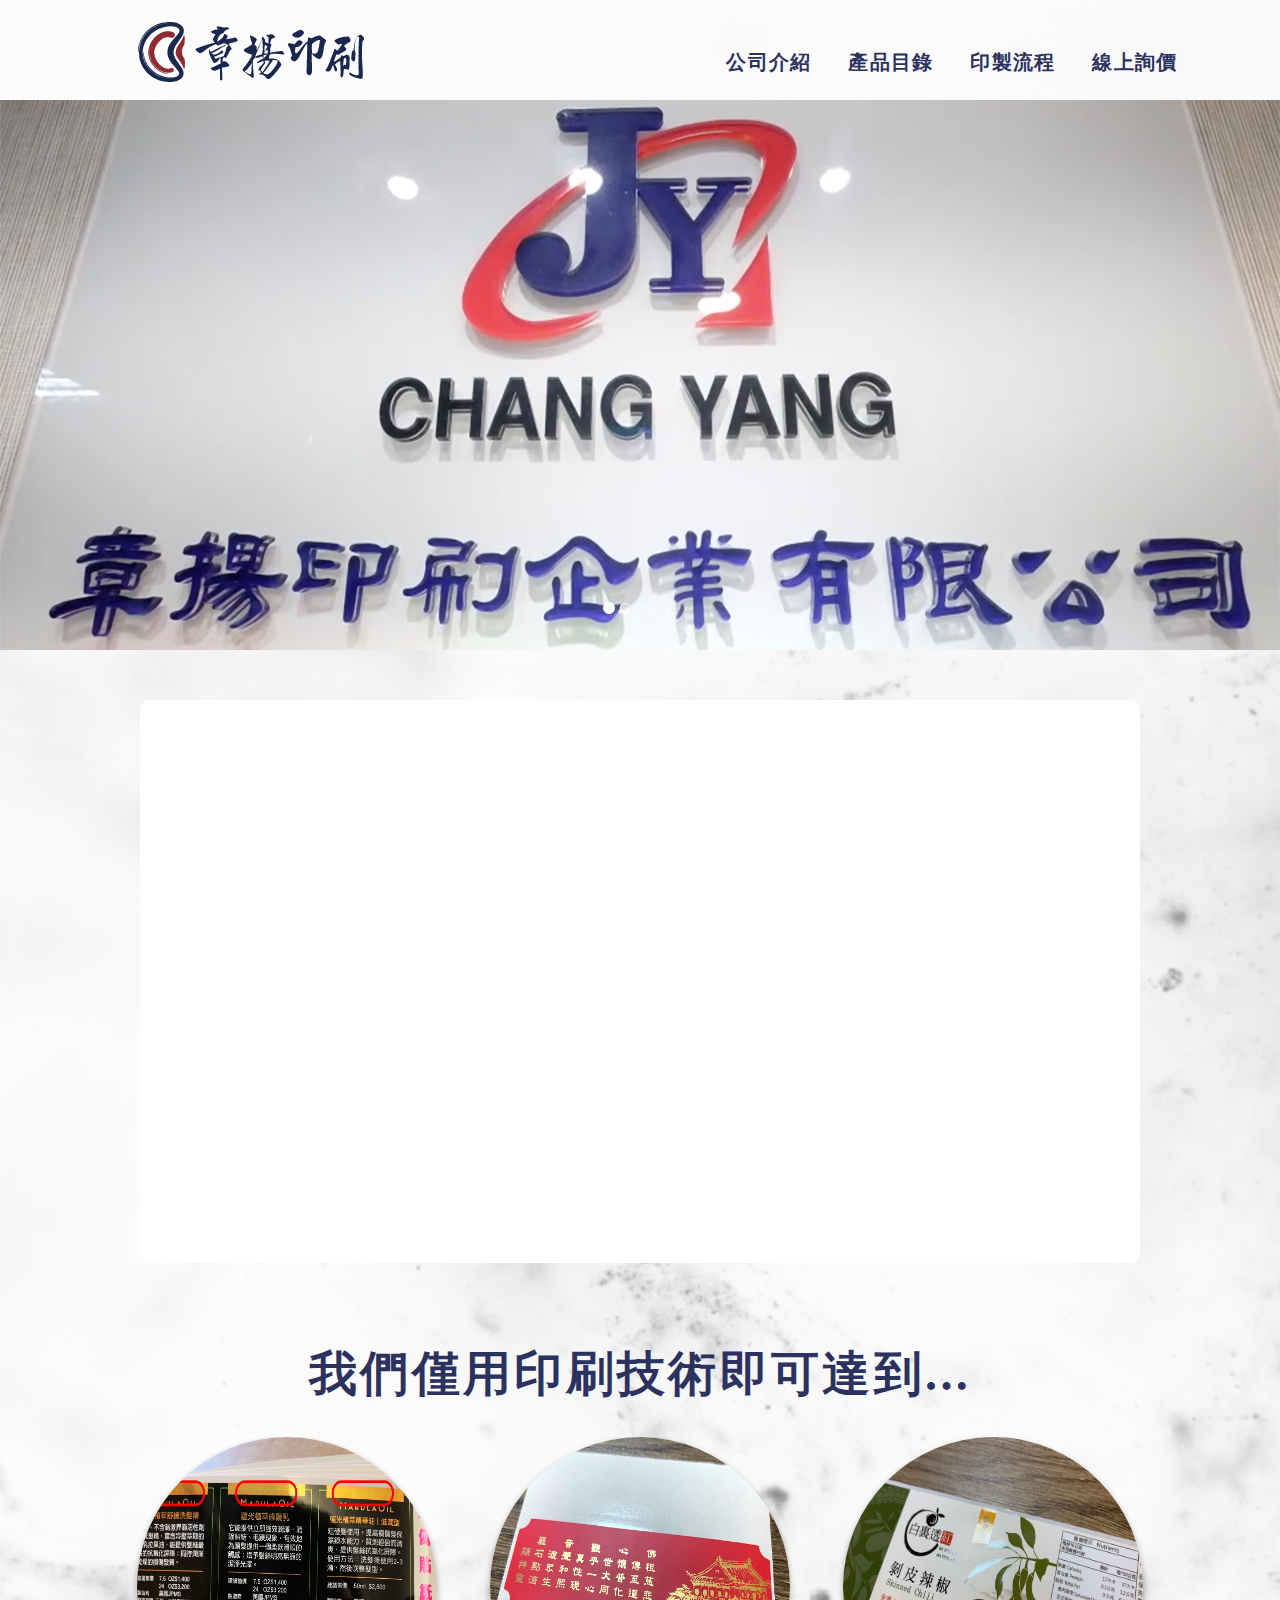
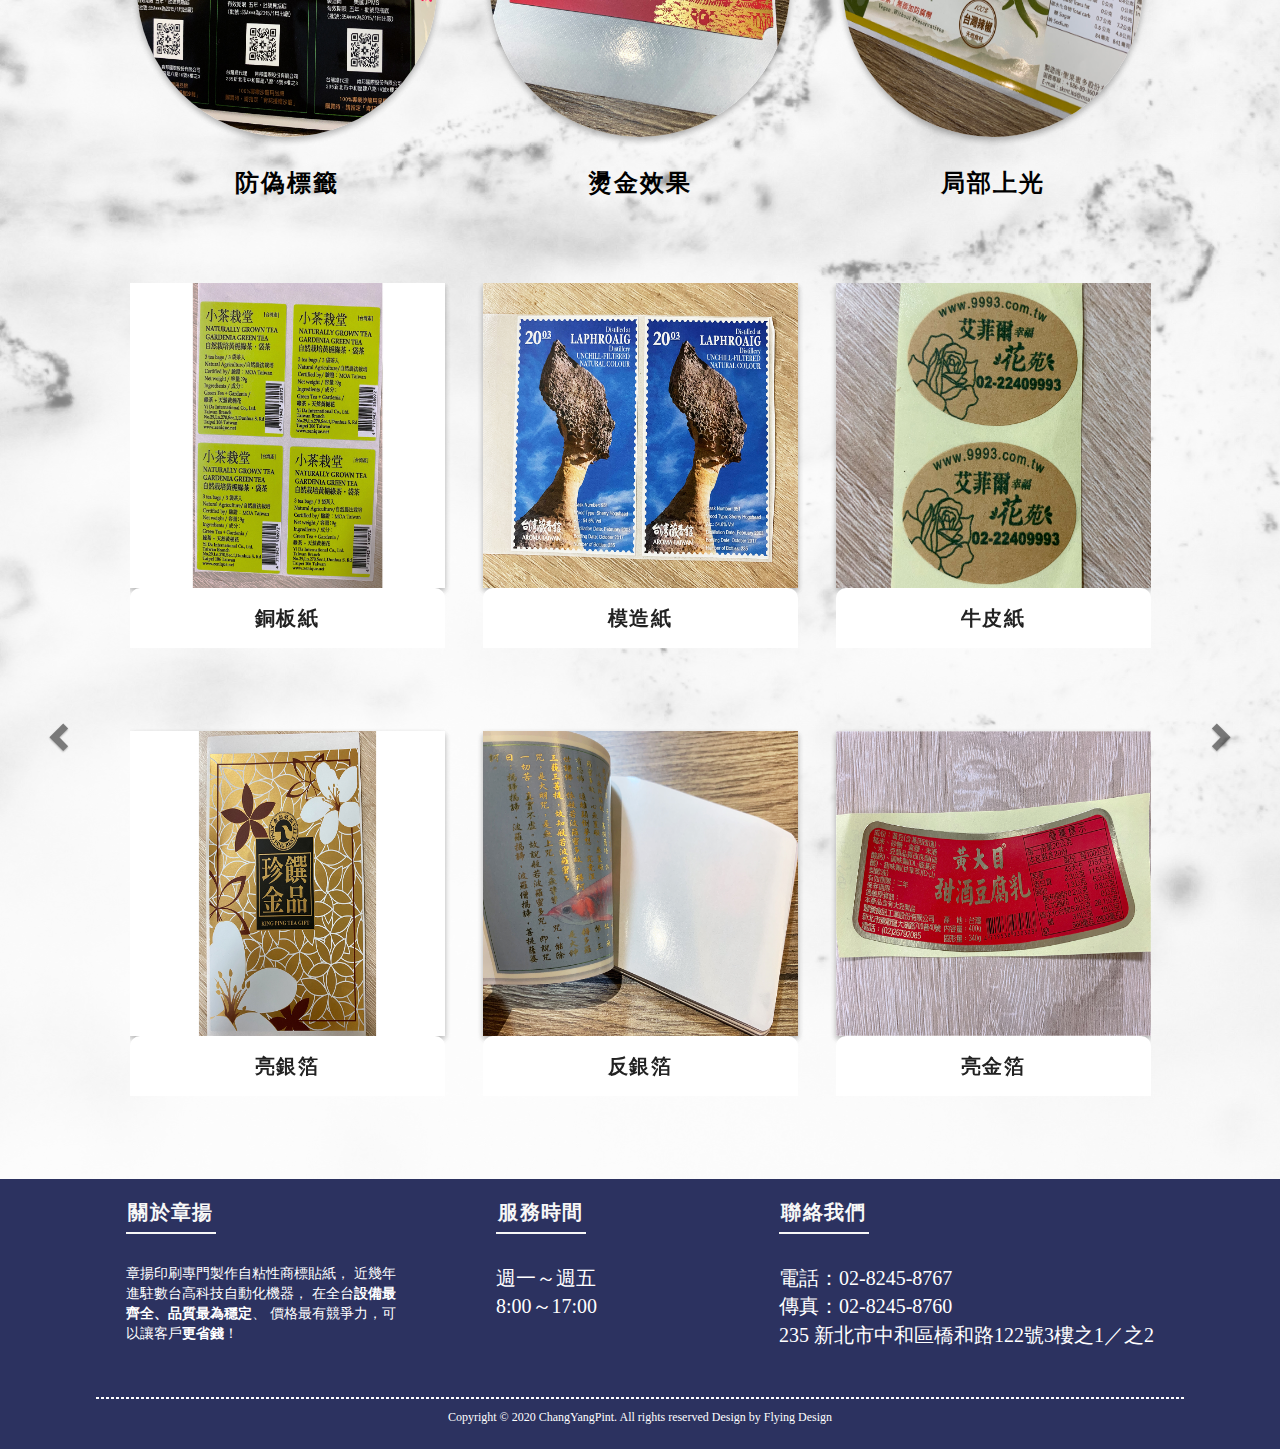
<file: index.html>
<!doctype html>
<html lang="en">
<head>
    <meta charset="UTF-8">
    <meta name="viewport"
          content="width=device-width, user-scalable=no, initial-scale=1.0, maximum-scale=1.0, minimum-scale=1.0">
    <meta http-equiv="X-UA-Compatible" content="ie=edge">
    <meta name="description" content="章揚印刷專門製作自粘性商標貼紙， 近幾年進駐數台高科技自動化機器， 在全台設備最齊全、品質最為穩定、 價格最有競爭力，可以讓客戶更省錢！" />
    <meta name="keywords" content="章揚印刷 名片印刷 印刷 自粘性商標貼紙" />
    <meta name="google-site-verification" content="JXwLTA6hS1RtOO3tp8_n3b7YvboBqgW5kd-rItUhcjE" />
    <title>章揚印刷</title>
    <link rel="stylesheet" href="https://maxcdn.bootstrapcdn.com/bootstrap/3.3.7/css/bootstrap.min.css">
    <link rel="stylesheet" type="text/css" href="css/root.css"/>
    <link rel="stylesheet" type="text/css" href="css/gen_layout.css"/>
    <script lang="javascript" src="js/ga.js"></script>
</head>
<body>
<div>
    <!-- 頭部導覽 -->
    <header>
        <a href="index.html">
            <div id="nav-logo"></div>
        </a>
        <nav>
            <ul>
                <li><a href="about.html">公司介紹</a></li>
                <li><a href="catalog.html">產品目錄</a></li>
                <li><a href="process.html">印製流程</a></li>
                <li><a href="process.html#online-quote">線上詢價</a></li>
            </ul>
        </nav>
    </header>
    <!-- 輪播圖 -->
    <article id="intro-carousel" class="carousel slide" data-ride="carousel">
        <!-- Indicators -->
        <ol class="carousel-indicators">
            <li data-target="#intro-carousel" data-slide-to="0" class="active"></li>
            <li data-target="#intro-carousel" data-slide-to="1"></li>
            <li data-target="#intro-carousel" data-slide-to="2"></li>
            <li data-target="#intro-carousel" data-slide-to="3"></li>
            <li data-target="#intro-carousel" data-slide-to="4"></li>
        </ol>
        <!-- Wrapper for slides -->
        <div class="carousel-inner">
            <div class="item active">
                <img src="img/index/company.jpg">
            </div>
            <div class="item">
                <img src="img/index/company1.jpg">
            </div>
            <div class="item">
                <img src="img/index/company2.jpg">
            </div>
            <div class="item">
                <img src="img/index/company3.jpg">
            </div>
            <div class="item">
                <img src="img/index/company4.jpg">
            </div>
        </div>
    </article>
    <!-- Slogan 與影片介紹 -->
    <article id="intro">
        <iframe id="intro-video" src="https://www.youtube.com/embed/34y9yTt0lVE" frameborder="0"
                allow="accelerometer; autoplay; encrypted-media; gyroscope; picture-in-picture"
                allowfullscreen></iframe>
        <div id="intro-slogan">
            我們僅用印刷技術即可達到...
        </div>
        <div id="slogan-icon-list">
            <ul>
                <li>
                    <div class="slogan-icon"><img src="img/index/anti-fake-effect.jpg"/></div>
                    <div class="slogan-icon-alt">防偽標籤</div>
                </li>
                <li>
                    <div class="slogan-icon"><img src="img/index/gold-effect.jpg"/></div>
                    <div class="slogan-icon-alt">燙金效果</div>
                </li>
                <li>
                    <div class="slogan-icon"><img src="img/index/bright-effect.jpg"></div>
                    <div class="slogan-icon-alt">局部上光</div>
                </li>
            </ul>
        </div>
    </article>
    <!-- 產品圖庫 -->
    <article id="product-carousel" class="carousel slide" data-ride="carousel">
        <!-- Wrapper for slides -->
        <div id="slider" class="carousel-inner">
            <div class="item active">
                <table>
                    <tr>
                        <td>
                            <div class="product-icon"><img src="img/product/coated-paper2.jpg"/></div>
                            <div class="product-alt">銅板紙</div>
                        </td>
                        <td>
                            <div class="product-icon"><img src="img/product/molded-paper.jpg"/></div>
                            <div class="product-alt">模造紙</div>
                        </td>
                        <td>
                            <div class="product-icon"><img src="img/product/kraft-paper.jpg"/></div>
                            <div class="product-alt">牛皮紙</div>
                        </td>
                    </tr>
                    <tr>
                        <td>
                            <div class="product-icon"><img src="img/product/bright-silver-foil.jpg"/></div>
                            <div class="product-alt">亮銀箔</div>
                        </td>
                        <td>
                            <div class="product-icon"><img src="img/product/anti-silver-foil.jpg"/></div>
                            <div class="product-alt">反銀箔</div>
                        </td>
                        <td>
                            <div class="product-icon"><img src="img/product/bright-gold-leaf.jpg"/></div>
                            <div class="product-alt">亮金箔</div>
                        </td>
                    </tr>
                </table>
            </div>
            <div class="item">
                <table>
                    <tr>
                        <td>
                            <div class="product-icon"><img src="img/product/anti-gold-foil.jpg"/></div>
                            <div class="product-alt">反金箔</div>
                        </td>
                        <td>
                            <div class="product-icon"><img src="img/product/pearl-paper.jpg"/></div>
                            <div class="product-alt">珠光紙</div>
                        </td>
                        <td>
                            <div class="product-icon"><img src="img/product/pp-synthesis.jpg"/></div>
                            <div class="product-alt">ＰＰ合成</div>
                        </td>
                    </tr>
                    <tr>
                        <td>
                            <div class="product-icon"><img src="img/product/tetoron.jpg"/></div>
                            <div class="product-alt">特多龍</div>
                        </td>
                        <td>
                            <div class="product-icon"><img src="img/product/lilong.jpg"/></div>
                            <div class="product-alt">麗龍</div>
                        </td>
                        <td>
                            <div class="product-icon"><img src="img/product/transparent-electrostatic-stickers.jpg"/></div>
                            <div class="product-alt">透明靜電貼</div>
                        </td>
                    </tr>
                </table>
            </div>
            <div class="item">
                <table>
                    <tr>
                        <td>
                            <div class="product-icon"><img src="img/product/bright-silver-dragon.jpg"/></div>
                            <div class="product-alt">亮銀龍</div>
                        </td>
                        <td>
                            <div class="product-icon"><img src="img/product/anti-silver-dragon.jpg"/></div>
                            <div class="product-alt">反銀龍</div>
                        </td>
                        <td>
                            <div class="product-icon"><img src="img/product/fragile-sticker.jpg"/></div>
                            <div class="product-alt">易碎貼紙</div>
                        </td>
                    </tr>
                    <tr>
                        <td>
                            <div class="product-icon"><img src="img/product/tavik-paper.jpg"/></div>
                            <div class="product-alt">泰維克紙</div>
                        </td>
                        <td>
                            <div class="product-icon"><img src="img/product/laser-stickers.jpg"/></div>
                            <div class="product-alt">雷射貼紙</div>
                        </td>
                        <td>
                            <div class="product-icon"><img src="img/product/anti-counterfeiting-stickers.jpg"/></div>
                            <div class="product-alt">防偽貼紙</div>
                        </td>
                    </tr>
                </table>
            </div>
        </div>
        <!-- Left and right controls -->
        <a class="left carousel-control" href="#product-carousel" role="button" data-slide="prev">
            <span class="glyphicon glyphicon-chevron-left" aria-hidden="true"></span>
            <span class="sr-only">Previous</span>
        </a>
        <a class="right carousel-control" href="#product-carousel" data-slide="next">
            <span class="glyphicon glyphicon-chevron-right"></span>
            <span class="sr-only">Next</span>
        </a>
    </article>
    <!-- 底部資訊 -->
    <footer>
        <div id="footer-info">
            <div class="footer-about">
                <h4>關於章揚</h4>
                <p>章揚印刷專門製作自粘性商標貼紙， 近幾年進駐數台高科技自動化機器， 在全台<b>設備最齊全、品質最為穩定</b>、 價格最有競爭力，可以讓客戶<b>更省錢</b>！</p>
            </div>
            <div class="footer-hours">
                <h4>服務時間</h4>
                <p>週一～週五<br>8:00～17:00</p>
            </div>
            <div class="footer-contact">
                <h4>聯絡我們</h4>
                <p>電話：02-8245-8767<br>傳真：02-8245-8760<br>235 新北市中和區橋和路122號3樓之1／之2</p>
            </div>
        </div>
        <div id="footer-divider"></div>
        <div id="footer-copyright">
            Copyright © 2020 ChangYangPint. All rights reserved Design by Flying Design
        </div>
    </footer>
</div>
</body>
<script lang="javascript" src="https://ajax.googleapis.com/ajax/libs/jquery/3.5.1/jquery.min.js"></script>
<script lang="javascript" src="https://maxcdn.bootstrapcdn.com/bootstrap/3.3.7/js/bootstrap.min.js"></script>
<script lang="javascript">
    $(document).ready(function(){
        $('#slider').off('click').click(function(){
            window.location = 'catalog.html';
        });
    });
</script>
<style>
    body::after {
        content: '';
        background: url('img/bg_home@2x.png') 0% 0% no-repeat padding-box;
        background-size: cover;
        display: block;
        position: absolute;
        width: auto;
        top: 0px;
        right: 0px;
        left: 0px;
        bottom: 0px;
        opacity: 0.5;
        z-index: -1;
    }

    #intro-carousel {
        width: 100%;
        height: 550px;
        opacity: 1;
    }

    #intro-carousel img {
        width: 100%;
        height: 550px;
        opacity: 1;
    }

    #intro {
        margin: auto;
        clear: both;
        text-align: center;
    }

    #intro-video {
        margin-top: 50px ;
        width: 1000px ;
        height: 563px ;
        background: #FFFFFF 0% 0% no-repeat padding-box;
        border-radius: 10px;
        opacity: 1;
    }

    #intro-slogan {
        display: inline-block;
        margin: 72.5px auto auto;
        width: 679px;
        height: 72px;
        text-align: center;
        font: normal normal bold 48px/64px Microsoft JhengHei;
        letter-spacing: 3.36px;
        color: #2C3260;
        opacity: 1;
    }

    #slogan-icon-list {
        margin: 23px auto auto;
        display: inline-block;
    }

    #slogan-icon-list ul {
        list-style-type: none;
        padding: 0;
        margin: 0;
        overflow: hidden;
    }

    #slogan-icon-list li {
        float: left;
        width: 353px;
     }

    .slogan-icon, .slogan-icon img {
        margin: auto;
        width: 300px;
        height: 300px;
        background: #FFFFFF 0% 0% no-repeat padding-box;
        box-shadow: 0px 3px 6px #00000029;
        border-radius: 50%;
        opacity: 1;
    }

    .slogan-icon-alt {
        display: inline-block;
        margin: 30px 19px auto;
        width: 300px;
        height: 42px;
        text-align: center;
        font: normal normal bold 24px/32px Microsoft JhengHei;
        letter-spacing: 2.24px;
        color: #000000;
        opacity: 1;
    }

    #product-carousel {
        margin: 68px auto auto;
        width: 1021px;
    }

    #product-carousel .carousel-control.left {
        margin-left: -150px;
    }

    #product-carousel .carousel-control.right {
        margin-right: -150px;
    }

    #product-carousel .glyphicon-chevron-left {
        color: black;
    }

    #product-carousel .glyphicon-chevron-right {
        color: black;
    }

    #product-carousel .carousel-control.left, .carousel-control.right {
        background-image:none !important;
        filter:none !important;
    }

    .product-icon, .product-icon img {
        margin-right: 38px;
        width: 315px;
        height: 305px;
        background: #EBEBEB 0% 0% no-repeat padding-box;
        box-shadow: 0px 3px 6px #00000029;
        opacity: 1;
        cursor: pointer;
    }

    .product-alt {
        display: inline-block;
        margin-bottom: 83px;
        width: 315px;
        height: 60px;
        line-height: 60px !important;
        text-align: center;
        background: var(--unnamed-color-ffffff) 0% 0% no-repeat padding-box;
        border-radius: 10px 10px 0px 0px;
        font: normal normal bold 20px/27px Microsoft JhengHei;
        letter-spacing: 1.4px;
        color: #222222;
        opacity: 1;
    }
</style>
</html>
</file>
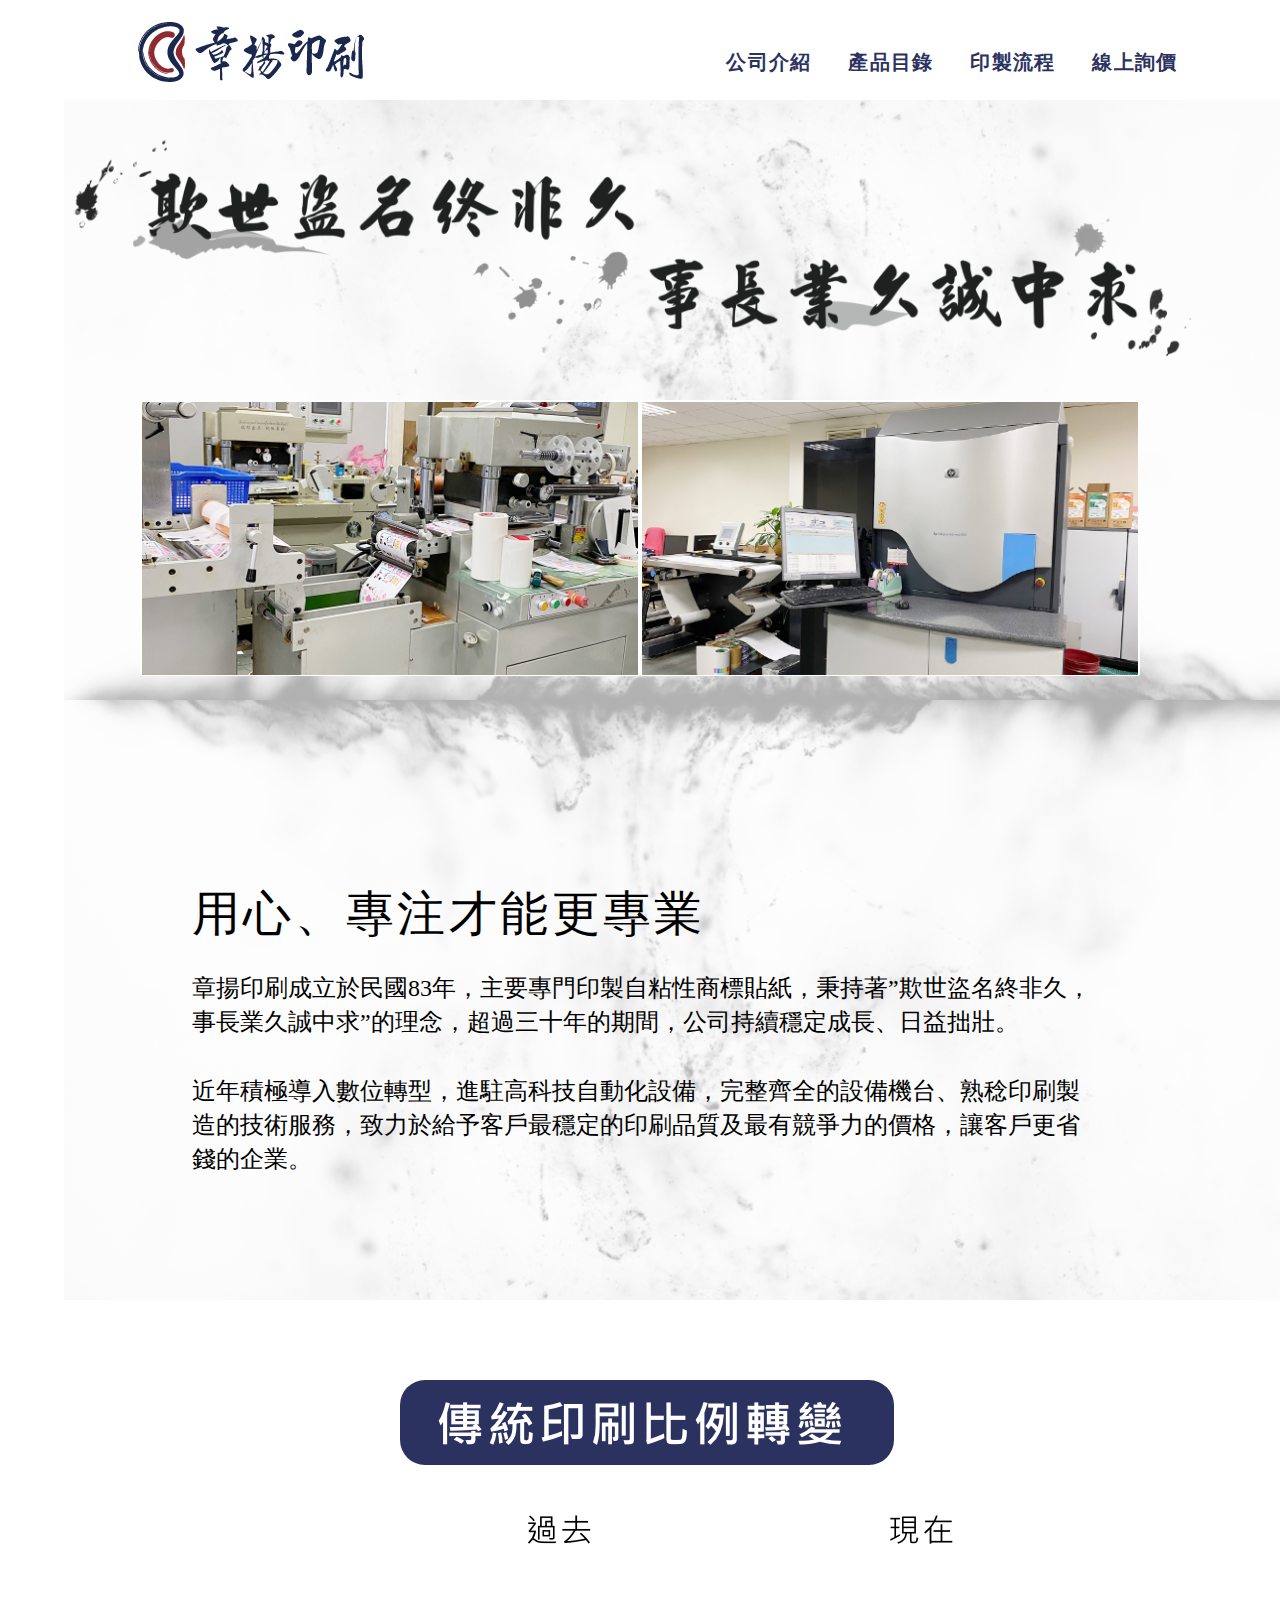
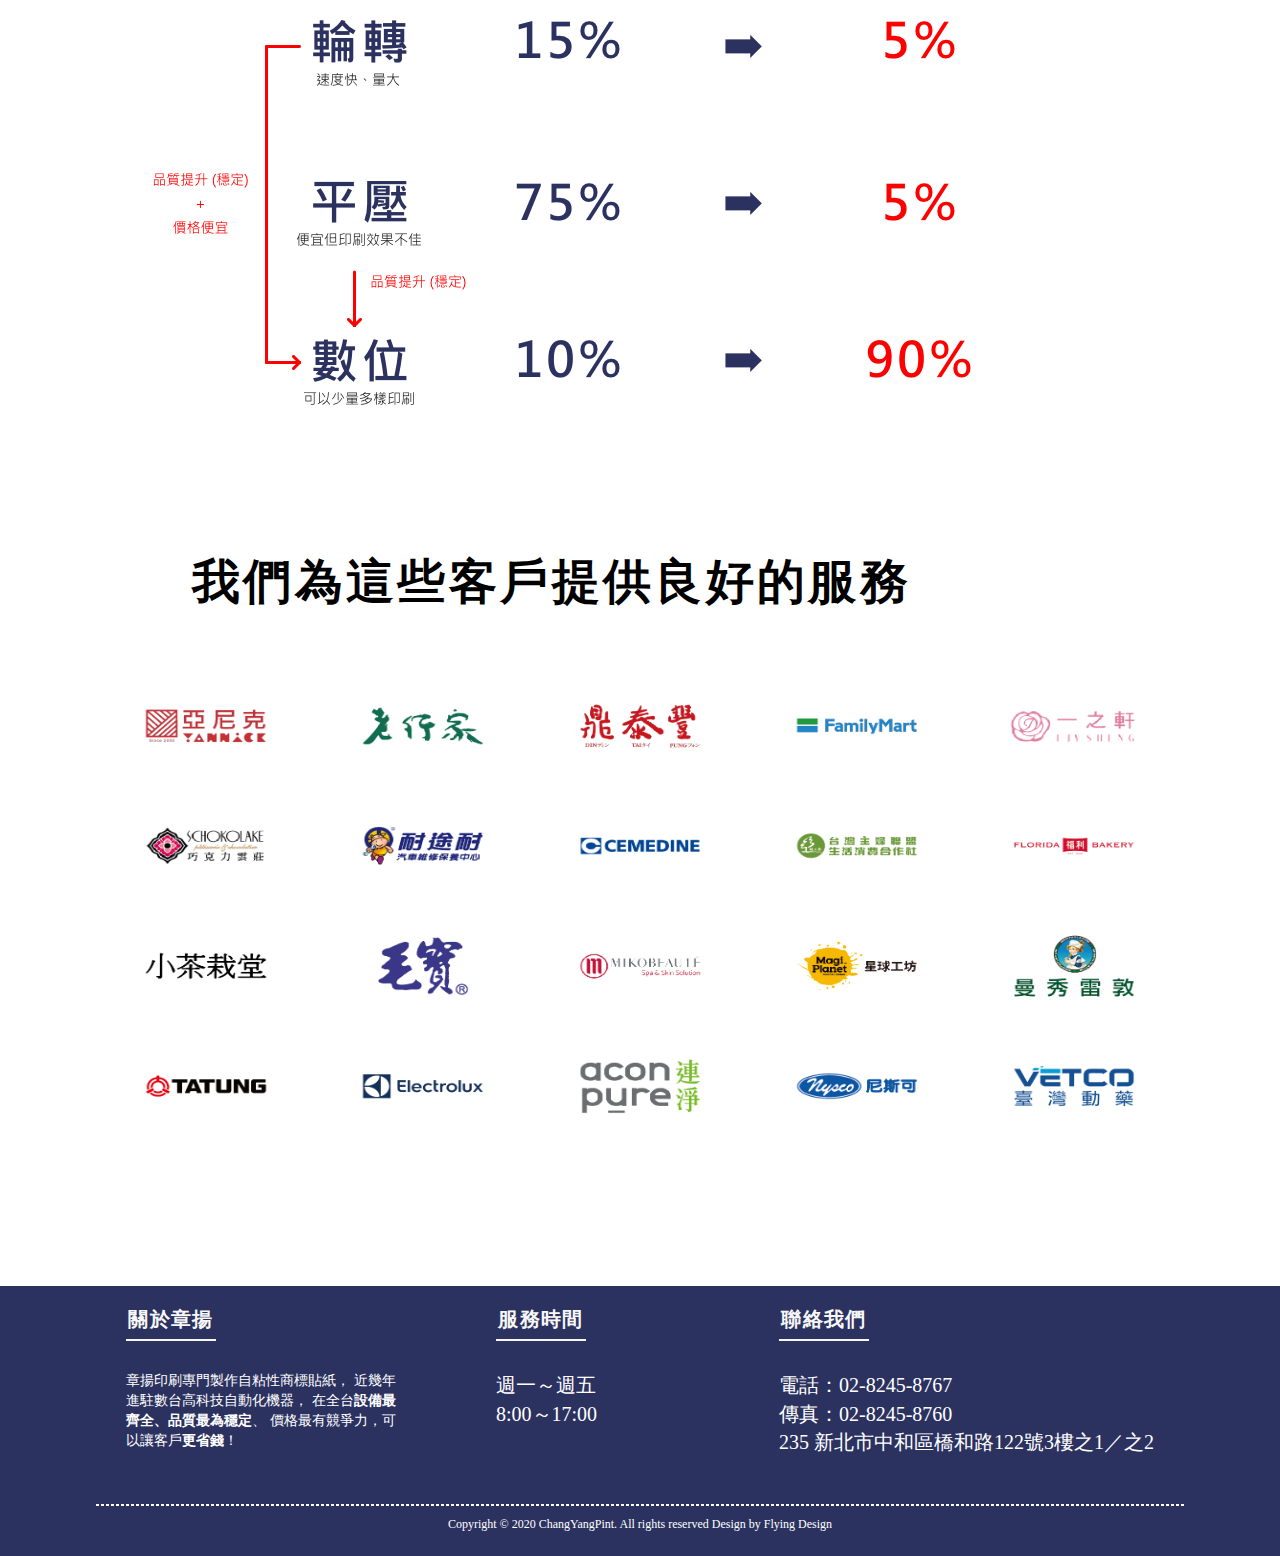
<file: about.html>
<!doctype html>
<html lang="en">
<head>
    <meta charset="UTF-8">
    <meta name="viewport"
          content="width=device-width, user-scalable=no, initial-scale=1.0, maximum-scale=1.0, minimum-scale=1.0">
    <meta http-equiv="X-UA-Compatible" content="ie=edge">
    <meta name="description" content="章揚印刷專門製作自粘性商標貼紙， 近幾年進駐數台高科技自動化機器， 在全台設備最齊全、品質最為穩定、 價格最有競爭力，可以讓客戶更省錢！" />
    <meta name="keywords" content="章揚印刷 名片印刷 印刷 自粘性商標貼紙" />
    <title>章揚印刷 - 公司介紹</title>
    <link rel="stylesheet" href="https://maxcdn.bootstrapcdn.com/bootstrap/3.3.7/css/bootstrap.min.css">
    <link rel="stylesheet" type="text/css" href="css/root.css"/>
    <link rel="stylesheet" type="text/css" href="css/gen_layout.css"/>
    <script lang="javascript" src="js/ga.js"></script>
    <link rel="stylesheet" type="text/css" href="css/animate.css"/>
</head>
<body>
<div>
    <!-- 頭部導覽 -->
    <header>
        <a href="index.html">
            <div id="nav-logo"></div>
        </a>
        <nav>
            <ul>
                <li><a href="about.html">公司介紹</a></li>
                <li><a href="catalog.html">產品目錄</a></li>
                <li><a href="process.html">印製流程</a></li>
                <li><a href="process.html#online-quote">線上詢價</a></li>
            </ul>
        </nav>
    </header>
    <!-- 公司介紹重點 -->
    <article class="company-main-content1">
        <div class="company-motto fade-in"><img src="img/about/img_introduction_motto.png"></div>
        <div class="company-content-gallery">
            <div class="company-content-gallery-img"><img src="img/about/company.png"/></div>
            <div class="company-content-gallery-img"><img src="img/about/company1.png"/></div>
        </div>
    </article>
    <article class="company-main-content2">
        <div class="company-content-headline">用心、專注才能更專業</div>
        <div class="company-content-history">
            章揚印刷成立於民國83年，主要專門印製自粘性商標貼紙，秉持著”欺世盜名終非久，事長業久誠中求”的理念，超過三十年的期間，公司持續穩定成長、日益拙壯。</br></br>
            近年積極導入數位轉型，進駐高科技自動化設備，完整齊全的設備機台、熟稔印刷製造的技術服務，致力於給予客戶最穩定的印刷品質及最有競爭力的價格，讓客戶更省錢的企業。</br>
        </div>
    </article>
    <!-- 成功案例 -->
    <article class="company-transition">
        <img src="img/about/tranditional_print.png"/>
    </article>
    <!-- 成功案例 -->
    <article>
        <div class="company-customer-headline">我們為這些客戶提供良好的服務</div>
        <div class="company-customer-logo">
            <ul>
                <li><img src="img/about/logo_client_1.png"></li>
                <li><img src="img/about/logo_client_2.png"></li>
                <li><img src="img/about/logo_client_3.png"></li>
                <li><img src="img/about/logo_client_4.png"></li>
                <li><img src="img/about/logo_client_5.png"></li>
            </ul>
            <ul>
                <li><img src="img/about/logo_client_6.png"></li>
                <li><img src="img/about/logo_client_7.png"></li>
                <li><img src="img/about/logo_client_8.png"></li>
                <li><img src="img/about/logo_client_9.png"></li>
                <li><img src="img/about/logo_client_10.png"></li>
            </ul>
            <ul>
                <li><img src="img/about/logo_client_11.png"></li>
                <li><img src="img/about/logo_client_12.png"></li>
                <li><img src="img/about/logo_client_13.png"></li>
                <li><img src="img/about/logo_client_14.png"></li>
                <li><img src="img/about/logo_client_15.png"></li>
            </ul>
            <ul>
                <li><img src="img/about/logo_client_16.png"></li>
                <li><img src="img/about/logo_client_17.png"></li>
                <li><img src="img/about/logo_client_18.png"></li>
                <li><img src="img/about/logo_client_19.png"></li>
                <li><img src="img/about/logo_client_20.png"></li>
            </ul>
        </div>
    </article>
    <!-- 底部資訊 -->
    <footer>
        <div id="footer-info">
            <div class="footer-about">
                <h4>關於章揚</h4>
                <p>章揚印刷專門製作自粘性商標貼紙， 近幾年進駐數台高科技自動化機器， 在全台<b>設備最齊全、品質最為穩定</b>、 價格最有競爭力，可以讓客戶<b>更省錢</b>！</p>
            </div>
            <div class="footer-hours">
                <h4>服務時間</h4>
                <p>週一～週五<br>8:00～17:00</p>
            </div>
            <div class="footer-contact">
                <h4>聯絡我們</h4>
                <p>電話：02-8245-8767<br>傳真：02-8245-8760<br>235 新北市中和區橋和路122號3樓之1／之2</p>
            </div>
        </div>
        <div id="footer-divider"></div>
        <div id="footer-copyright">
            Copyright © 2020 ChangYangPint. All rights reserved Design by Flying Design
        </div>
    </footer>
</div>
</body>
<script lang="javascript" src="https://ajax.googleapis.com/ajax/libs/jquery/3.5.1/jquery.min.js"></script>
<script lang="javascript" src="https://maxcdn.bootstrapcdn.com/bootstrap/3.3.7/js/bootstrap.min.js"></script>
<style>

    .company-main-content1 {
        position: relative;
        display: flow-root;
        margin: auto;
        height: 600px;
    }

    .company-main-content1::after {
        content: '';
        background: url('img/about/bg_2_introduction.png') 0% 0% no-repeat padding-box;
        /*background-size: cover;*/
        position: absolute;
        top: 0px;
        right: 0px;
        left: 5%;
        bottom: 0px;
        opacity: 0.3;
        z-index: -1;
    }

    .company-main-content2 {
        position: relative;
        display: block;
        margin: auto;
        height: 600px;
    }

    .company-main-content2::after {
        content: '';
        background: url('img/about/bg_1_introduction.png') 0% 0% no-repeat padding-box;
        /*background-size: cover;*/
        position: absolute;
        top: 0px;
        right: 0px;
        left: 5%;
        bottom: 0px;
        opacity: 0.3;
        z-index: -1;
    }

    .company-motto {
        clear: both;
        margin: 26px auto auto;
        width: 1200px;
        height: 250px;

    }

    .company-content-gallery {
        clear: both;
        margin: 23.73px auto auto;
        display: flex;
        flex-wrap: wrap;
        justify-content: center;
    }

    .company-content-gallery-img, .company-content-gallery img {
        display: flex;
        width: 500px;
        height: 275px;
        border: 1px solid var(--unnamed-color-ffffff);
        background: #EBEBEB 0% 0% no-repeat padding-box;
        border: 1px solid #FFFFFF;
    }

    .company-content-headline {
        display: inline-block;
        padding-top: 180px;
        margin: auto auto auto 15%;
        width: 678px;
        height: 66px;
        font: Regular var(--unnamed-font-size-48)/var(--unnamed-line-spacing-64) var(--unnamed-font-family-microsoft-jhenghei);
        font-size: 48px;
        letter-spacing: var(--unnamed-character-spacing-3-36);
        color: var(--unnamed-color-000000);
        text-align: left;
        color: #000000;
    }

    .company-content-history {
        display: inline-block;
        margin: 35px auto auto 15%;
        width: 904px;
        height: 338px;
        font: Regular var(--unnamed-font-size-24)/var(--unnamed-line-spacing-36) var(--unnamed-font-family-helvetica-neue);
        font-size: 24px;
        letter-spacing: var(--unnamed-character-spacing-0);
        color: var(--unnamed-color-000000);
        text-align: left;
        letter-spacing: 0px;
        color: #000000;
    }

    .company-customer-headline {
        margin: 140px auto auto 15%;
        width: 734px;
        height: 72px;
        font: Bold var(--unnamed-font-size-48)/var(--unnamed-line-spacing-64) var(--unnamed-font-family-microsoft-jhenghei);
        font-size: 48px;
        letter-spacing: var(--unnamed-character-spacing-3-36);
        color: #2C3260;
        text-align: left;
        letter-spacing: 3.36px;
        color: #000000;
    }

    .company-customer-logo {
        clear: both;
        margin: 69px auto 115px auto;
        display: flex;
        flex-wrap: wrap;
        justify-content: center;
    }

    .company-customer-logo ul {
        list-style-type: none;
        padding: 0;
        margin-bottom: 50px;
        overflow: hidden;
    }

    .company-customer-logo li {
        float: left;
        margin: auto 38.5px auto;
    }

    .company-customer-logo img {
        width: 140px;
        height: 70px;
    }

    .company-transition {
        margin: 80px auto auto -150px;
        clear: both;
        display: flex;
        flex-wrap: wrap;
        justify-content: center;
    }
</style>
</html>
</file>
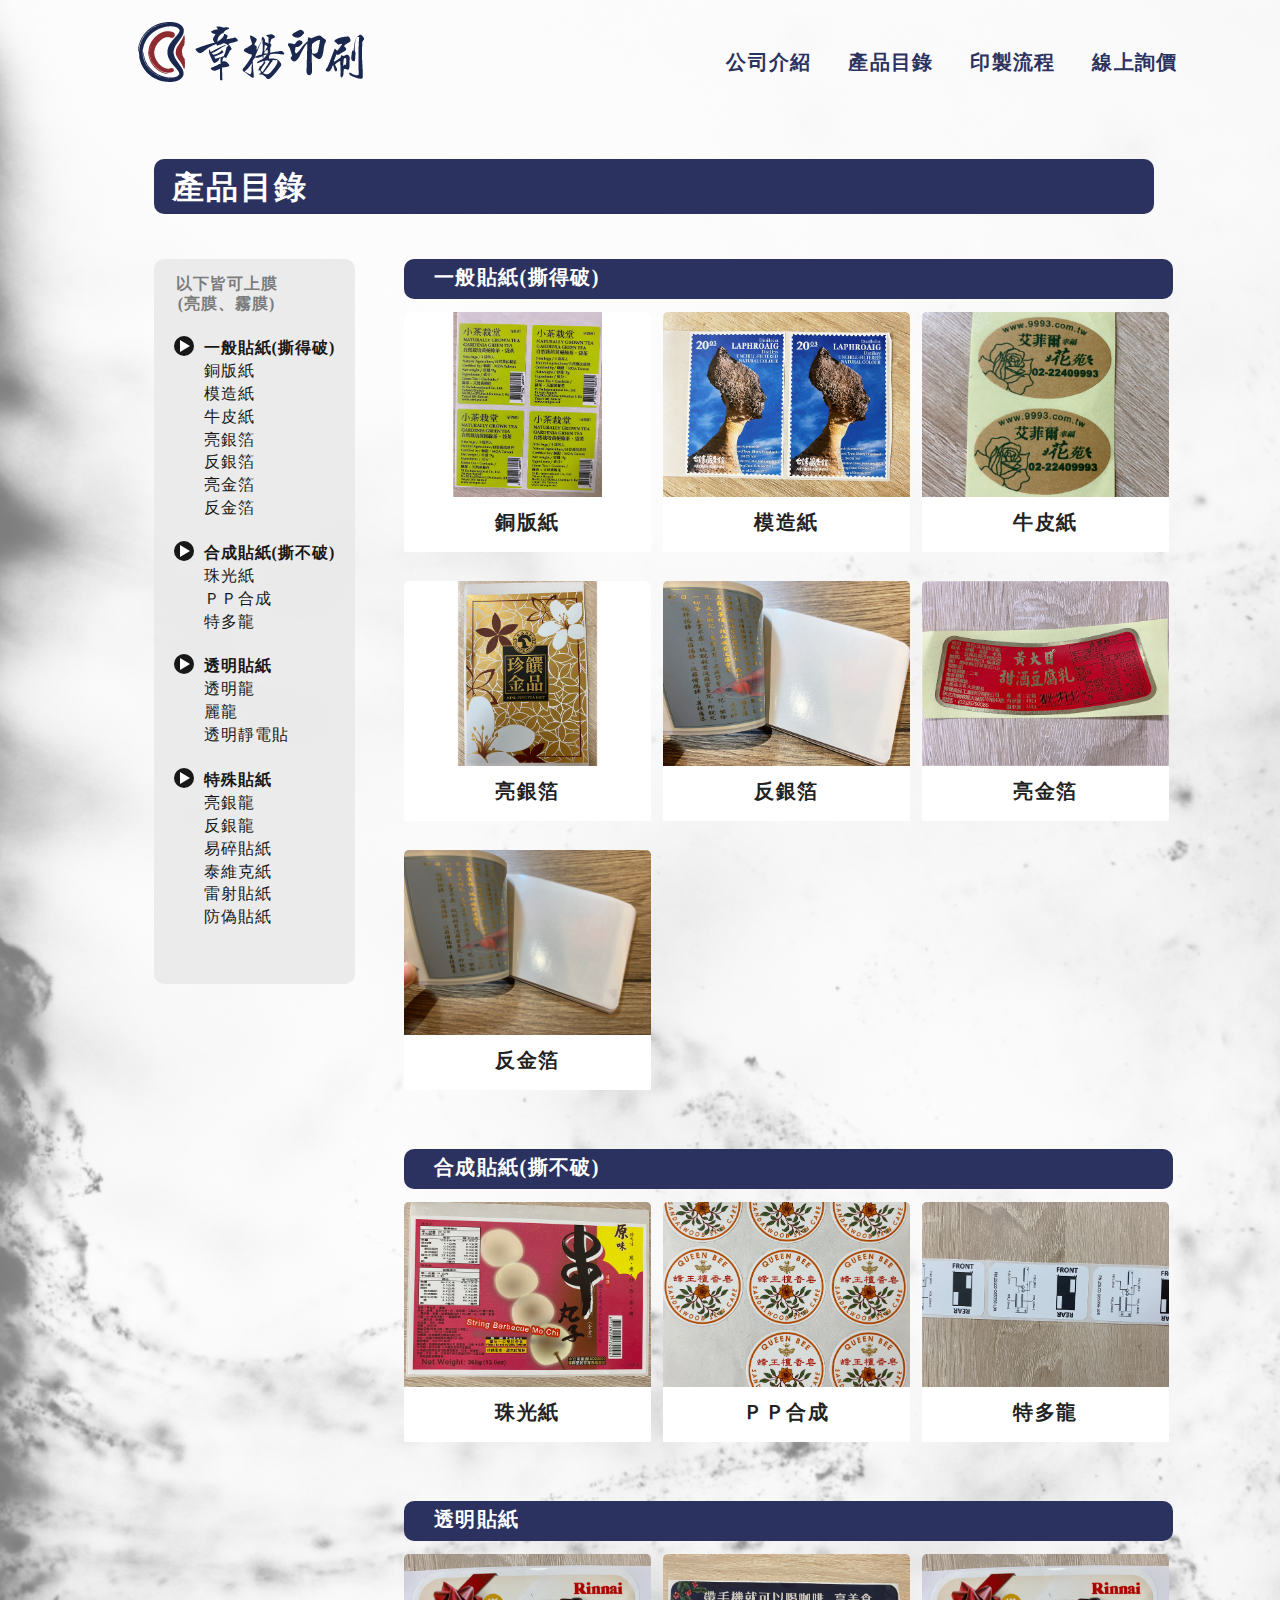
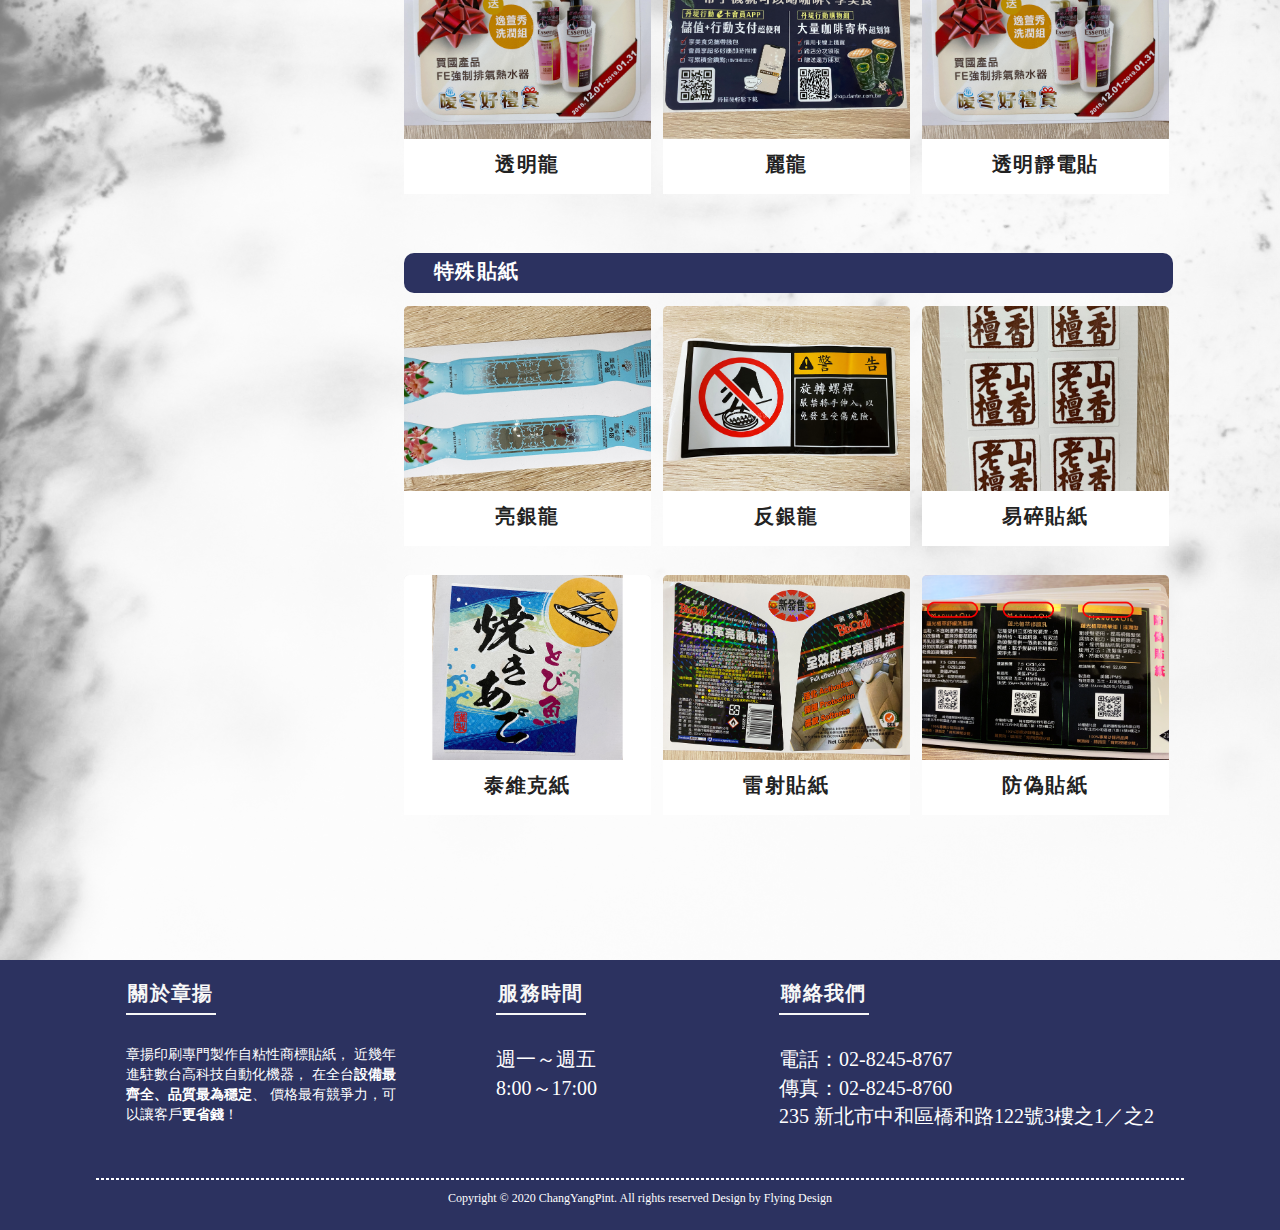
<file: catalog.html>
<!doctype html>
<html lang="en">
<head>
    <meta charset="UTF-8">
    <meta name="viewport"
          content="width=device-width, user-scalable=no, initial-scale=1.0, maximum-scale=1.0, minimum-scale=1.0">
    <meta http-equiv="X-UA-Compatible" content="ie=edge">
    <meta name="description" content="章揚印刷專門製作自粘性商標貼紙， 近幾年進駐數台高科技自動化機器， 在全台設備最齊全、品質最為穩定、 價格最有競爭力，可以讓客戶更省錢！" />
    <meta name="keywords" content="章揚印刷 名片印刷 印刷 自粘性商標貼紙" />
    <title>章揚印刷 - 產品目錄</title>
    <link rel="stylesheet" href="https://maxcdn.bootstrapcdn.com/bootstrap/3.3.7/css/bootstrap.min.css">
    <link rel="stylesheet" type="text/css" href="css/root.css"/>
    <link rel="stylesheet" type="text/css" href="css/gen_layout.css"/>
    <script lang="javascript" src="js/ga.js"></script>
</head>
<body>
<div>
    <!-- 頭部導覽 -->
    <header id="top">
        <a href="index.html">
            <div id="nav-logo"></div>
        </a>
        <nav>
            <ul>
                <li><a href="about.html">公司介紹</a></li>
                <li><a href="catalog.html">產品目錄</a></li>
                <li><a href="process.html">印製流程</a></li>
                <li><a href="process.html#online-quote">線上詢價</a></li>
            </ul>
        </nav>
    </header>
    <!-- 產品目錄標題 -->
    <article class="catalog-title-bg">
        <div class="catalog-title">產品目錄</div>
    </article>
    <article class="catalog-content">
        <!-- 產品目錄導覽 -->
        <aside id="sidenav" class="sidenav">
            <div class="sidenav-desc">以下皆可上膜</br>(亮膜、霧膜)</div>
            <div>
                <ul>
                    <li class="sidenav-highlight">
                        <div><p></p></div>
                        <a href="#normal-sticker" class="scrollLink">一般貼紙(撕得破)</a>
                    </li>
                    <li><a href="product.html?p=coated-paper">銅版紙</a></li>
                    <li><a href="product.html?p=molded-paper">模造紙</a></li>
                    <li><a href="product.html?p=kraft-paper">牛皮紙</a></li>
                    <li><a href="product.html?p=bright-silver-foil">亮銀箔</a></li>
                    <li><a href="product.html?p=anti-silver-foil">反銀箔</a></li>
                    <li><a href="product.html?p=bright-gold-leaf">亮金箔</a></li>
                    <li><a href="product.html?p=anti-gold-foil">反金箔</a></li>
                </ul>
                <ul>
                    <li class="sidenav-highlight">
                        <div><p></p></div>
                        <a href="#blend-sticker" class="scrollLink">合成貼紙(撕不破)</a>
                    </li>
                    <li><a href="product.html?p=pearl-paper">珠光紙</a></li>
                    <li><a href="product.html?p=pp-synthesis">ＰＰ合成</a></li>
                    <li><a href="product.html?p=tetoron">特多龍</a></li>
                </ul>
                <ul>
                    <li class="sidenav-highlight">
                        <div><p></p></div>
                        <a href="#transparent-sticker" class="scrollLink">透明貼紙</a>
                    </li>
                    <li><a href="product.html?p=transparent-dragon">透明龍</a></li>
                    <li><a href="product.html?p=lilong">麗龍</a></li>
                    <li><a href="product.html?p=transparent-electrostatic-stickers">透明靜電貼</a></li>
                </ul>
                <ul>
                    <li class="sidenav-highlight">
                        <div><p></p></div>
                        <a href="#special-sticker" class="scrollLink">特殊貼紙</a>
                    </li>
                    <li><a href="product.html?p=bright-silver-dragon">亮銀龍</a></li>
                    <li><a href="product.html?p=anti-silver-dragon">反銀龍</a></li>
                    <li><a href="product.html?p=fragile-sticker">易碎貼紙</a></li>
                    <li><a href="product.html?p=tavik-paper">泰維克紙</a></li>
                    <li><a href="product.html?p=laser-stickers">雷射貼紙</a></li>
                    <li><a href="product.html?p=anti-counterfeiting-stickers">防偽貼紙</a></li>
                </ul>
            </div>
        </aside>
        <!-- 產品目錄內文 -->
        <article class="main">
            <div id="normal-sticker" class="main-title">
                <div>一般貼紙(撕得破)</div>
            </div>
            <div class="main-content">
                <ul>
                    <li>
                        <div class="main-content-img"><img src="img/product/coated-paper2.jpg"/></div>
                        <div class="main-content-label">
                            <p>銅版紙</p>
                        </div>
                    </li>
                    <li>
                        <div class="main-content-img"><img src="img/product/molded-paper.jpg"/></div>
                        <div class="main-content-label">
                            <p>模造紙</p>
                        </div>
                    </li>
                    <li>
                        <div class="main-content-img"><img src="img/product/kraft-paper.jpg"/></div>
                        <div class="main-content-label">
                            <p>牛皮紙</p>
                        </div>
                    </li>
                </ul>
                <ul>
                    <li>
                        <div class="main-content-img"><img src="img/product/bright-silver-foil.jpg"/></div>
                        <div class="main-content-label">
                            <p>亮銀箔</p>
                        </div>
                    </li>
                    <li>
                        <div class="main-content-img"><img src="img/product/anti-silver-foil.jpg"/></div>
                        <div class="main-content-label">
                            <p>反銀箔</p>
                        </div>
                    </li>
                    <li>
                        <div class="main-content-img"><img src="img/product/bright-gold-leaf.jpg"/></div>
                        <div class="main-content-label">
                            <p>亮金箔</p>
                        </div>
                    </li>
                </ul>
                <ul>
                    <li>
                        <div class="main-content-img"><img src="img/product/anti-gold-foil.jpg"/></div>
                        <div class="main-content-label">
                            <p>反金箔</p>
                        </div>
                    </li>
                </ul>
            </div>
            <div id="blend-sticker" class="main-title">
                <div>合成貼紙(撕不破)</div>
            </div>
            <div class="main-content">
                <ul>
                    <li>
                        <div class="main-content-img"><img src="img/product/pearl-paper.jpg"/></div>
                        <div class="main-content-label">
                            <p>珠光紙</p>
                        </div>
                    </li>
                    <li>
                        <div class="main-content-img"><img src="img/product/pp-synthesis.jpg"/></div>
                        <div class="main-content-label">
                            <p>ＰＰ合成</p>
                        </div>
                    </li>
                    <li id="3">
                        <div class="main-content-img"><img src="img/product/tetoron.jpg"/></div>
                        <div class="main-content-label">
                            <p>特多龍</p>
                        </div>
                    </li>
                </ul>
            </div>
            <div id="transparent-sticker" class="main-title">
                <div>透明貼紙</div>
            </div>
            <div class="main-content">
                <ul>
                    <li>
                        <div class="main-content-img"><img src="img/product/transparent-electrostatic-stickers.jpg"/>
                        </div>
                        <div class="main-content-label">
                            <p>透明龍</p>
                        </div>
                    </li>
                    <li>
                        <div class="main-content-img"><img src="img/product/lilong.jpg"/></div>
                        <div class="main-content-label">
                            <p>麗龍</p>
                        </div>
                    </li>
                    <li>
                        <div class="main-content-img"><img src="img/product/transparent-electrostatic-stickers.jpg"/>
                        </div>
                        <div class="main-content-label">
                            <p>透明靜電貼</p>
                        </div>
                    </li>
                </ul>
            </div>
            <div id="special-sticker" class="main-title">
                <div>特殊貼紙</div>
            </div>
            <div class="main-content">
                <ul>
                    <li>
                        <div class="main-content-img"><img src="img/product/bright-silver-dragon.jpg"/></div>
                        <div class="main-content-label">
                            <p>亮銀龍</p>
                        </div>
                    </li>
                    <li>
                        <div class="main-content-img"><img src="img/product/anti-silver-dragon.jpg"/></div>
                        <div class="main-content-label">
                            <p>反銀龍</p>
                        </div>
                    </li>
                    <li>
                        <div class="main-content-img"><img src="img/product/fragile-sticker.jpg"/></div>
                        <div class="main-content-label">
                            <p>易碎貼紙</p>
                        </div>
                    </li>
                </ul>
                <ul>
                    <li>
                        <div class="main-content-img"><img src="img/product/tavik-paper.jpg"/></div>
                        <div class="main-content-label">
                            <p>泰維克紙</p>
                        </div>
                    </li>
                    <li>
                        <div class="main-content-img"><img src="img/product/laser-stickers.jpg"/></div>
                        <div class="main-content-label">
                            <p>雷射貼紙</p>
                        </div>
                    </li>
                    <li>
                        <div class="main-content-img"><img src="img/product/anti-counterfeiting-stickers.jpg"/></div>
                        <div class="main-content-label">
                            <p>防偽貼紙</p>
                        </div>
                    </li>
                </ul>
            </div>
        </article>
        <a id="back-to-top" class="btn btn-info btn-lg" href="#top"
           style="position:fixed; right:0; bottom:0; display: none;">
            <span class="glyphicon glyphicon-chevron-up"></span>
        </a>
    </article>
    <!-- 底部資訊 -->
    <footer>
        <div id="footer-info">
            <div class="footer-about">
                <h4>關於章揚</h4>
                <p>章揚印刷專門製作自粘性商標貼紙， 近幾年進駐數台高科技自動化機器， 在全台<b>設備最齊全、品質最為穩定</b>、 價格最有競爭力，可以讓客戶<b>更省錢</b>！</p>
            </div>
            <div class="footer-hours">
                <h4>服務時間</h4>
                <p>週一～週五<br>8:00～17:00</p>
            </div>
            <div class="footer-contact">
                <h4>聯絡我們</h4>
                <p>電話：02-8245-8767<br>傳真：02-8245-8760<br>235 新北市中和區橋和路122號3樓之1／之2</p>
            </div>
        </div>
        <div id="footer-divider"></div>
        <div id="footer-copyright">
            Copyright © 2020 ChangYangPint. All rights reserved Design by Flying Design
        </div>
    </footer>
</div>
</body>
<script lang="javascript" src="https://ajax.googleapis.com/ajax/libs/jquery/3.5.1/jquery.min.js"></script>
<script lang="javascript" src="https://maxcdn.bootstrapcdn.com/bootstrap/3.3.7/js/bootstrap.min.js"></script>
<script lang="javascript">
    let backToTop = document.getElementById("back-to-top");
    let sideNav = document.getElementById("sidenav");
    let sticky = sideNav.offsetTop;

    window.onscroll = function () {
        scrollFunction();
        stickyFunction();
    };

    function scrollFunction() {
        if (document.body.scrollTop > 256 || document.documentElement.scrollTop > 256) {
            backToTop.style.display = "block";
        } else {
            backToTop.style.display = "none";
        }
    }

    backToTop.onclick = function () {
        this.style.display = "none";
    }

    function stickyFunction() {
        if (window.pageYOffset - 100 > sticky) {
            if (window.pageYOffset > 1800) {
                sideNav.classList.add("sticky-max");
            } else {
                sideNav.classList.add("sticky");
                sideNav.classList.remove("sticky-max");
            }
        } else {
            sideNav.classList.remove("sticky");
            sideNav.classList.remove("sticky-max");
        }
    }

    $(document).ready(function () {
        $("a.scrollLink").click(function (event) {
            event.preventDefault();
            $("html, body").animate({scrollTop: $($(this).attr("href")).offset().top}, 500);
        });

    });
</script>
<style>
    body::after {
        content: '';
        background: url('img/catalog/bg_category.png') 0% 0% no-repeat padding-box;
        background-size: cover;
        display: block;
        position: absolute;
        width: auto;
        top: 0px;
        right: 0px;
        left: 0px;
        bottom: 0px;
        opacity: 0.5;
        z-index: -1;
    }

    .catalog-title-bg {
        display: inline-block;
        clear: both;
        margin: 59px auto auto 12%;
        width: 1000px;
        height: 55px;
        background: var(--unnamed-color-2c3260) 0% 0% no-repeat padding-box;
        border-radius: 10px;
    }

    .catalog-title {
        display: inline-block;
        margin: 7px auto auto 18px;
        font: Bold var(--unnamed-font-size-32)/var(--unnamed-line-spacing-42) var(--unnamed-font-family-microsoft-jhenghei);
        letter-spacing: var(--unnamed-character-spacing-2-24);
        color: var(--unnamed-color-ffffff);
        text-align: left;
    }

    .catalog-content {
        clear: both;
        margin: 45px auto auto auto;
        height: 2301px;
        style: block;
    }

    .sidenav {
        position: relative;
        float: left;
        margin: auto 20px auto 12%;
        width: 201px;
        height: 725px;
        background: var(--unnamed-color-eaeaea) 0% 0% no-repeat padding-box;
        border-radius: 10px;
        opacity: 0.9;
    }

    .sidenav ul {
        margin-top: 21px;
        list-style-type: none;
        padding: 0;
        overflow: hidden;
    }

    .sidenav li a {
        margin-left: 50px;
        text-decoration: none;
        font: Regular var(--unnamed-font-size-16)/var(--unnamed-line-spacing-24) var(--unnamed-font-family-microsoft-jhenghei);
        font-size: 16px;
        color: var(--unnamed-color-000000);
        text-align: left;
        letter-spacing: 1.12px;
        z-index: 99;
    }

    .sidenav li a:hover {
        text-decoration: none;
        z-index: 99;
    }

    .sidenav-desc {
        margin: 15px 77px auto 22px;
        width: 102px;
        height: 41px;
        font: Bold var(--unnamed-font-size-16)/20px var(--unnamed-font-family-microsoft-jhenghei);
        font-size: 16px;
        color: var(--unnamed-color-6f6f6f);
        text-align: center;
        letter-spacing: 1px;
    }

    .sidenav-highlight div {
        margin-right: -40px;
        margin-left: 20px;
        width: 20px;
        height: 20px;
        float: left;
        background: black;
        border-radius: 50%
    }

    .sidenav-highlight p {
        margin-top: 4px;
        margin-left: 6px;
        width: 0;
        height: 0;
        border-top: 6px solid transparent;
        border-left: 10px solid white;
        border-bottom: 6px solid transparent;
    }

    .sidenav-highlight a {
        width: 132px !important;
        height: 21px !important;
        font: Bold var(--unnamed-font-size-16)/var(--unnamed-line-spacing-24) var(--unnamed-font-family-microsoft-jhenghei) !important;
        font-size: 16px !important;
        color: var(--unnamed-color-000000) !important;
        text-align: left !important;
        letter-spacing: 1px !important;
    }

    .main {
        position: absolute;
        display: flow-root;
        padding: 0px 10px;
        width: 800px;
        left: 394px;
    }

    .main-title {
        display: inline-block;
        margin-bottom: 13px;
        width: 769px;
        height: 40px;
        background: var(--unnamed-color-2c3260) 0% 0% no-repeat padding-box;
        border-radius: 10px;
    }

    .main-title div {
        margin-left: 30px;
        font: Bold var(--unnamed-font-size-20)/var(--unnamed-line-spacing-27) var(--unnamed-font-family-microsoft-jhenghei);
        line-height: 36px;
        letter-spacing: var(--unnamed-character-spacing-1-4);
        color: var(--unnamed-color-ffffff);
        text-align: left;
        letter-spacing: 1.4px;
    }

    .main-content {
        margin-bottom: 30px;;
    }

    .main-content ul {
        list-style-type: none;
        padding: 0;
        margin: 0;
        overflow: hidden;
    }

    .main-content li {
        display: grid;
        margin: auto 19px 29px auto;
        width: 240px;
        float: left;
    }

    .main-content-img, .main-content-img img {
        height: 185px;
        background: var(--unnamed-color-eaeaea) 0% 0% no-repeat padding-box;
        border-radius: 5px 5px 0px 0px;
    }

    .main-content-label {
        height: 55px;
        background: var(--unnamed-color-ffffff) 0% 0% no-repeat padding-box;
    }

    .main-content-label p {
        margin: 12px auto auto;
        height: 27px;
        font: Bold var(--unnamed-font-size-20)/var(--unnamed-line-spacing-27) var(--unnamed-font-family-microsoft-jhenghei);
        letter-spacing: var(--unnamed-character-spacing-1-4);
        color: var(--unnamed-color-222222);
        text-align: center;
        letter-spacing: 1.4px;
    }

    .sticky {
        position: fixed;
        top: 20px;
        width: 201px;
        height: 725px;
    }

    .sticky-max {
        position: fixed;
        top: -300px;
        width: 201px;
        height: 725px;
    }
</style>
</html>
</file>
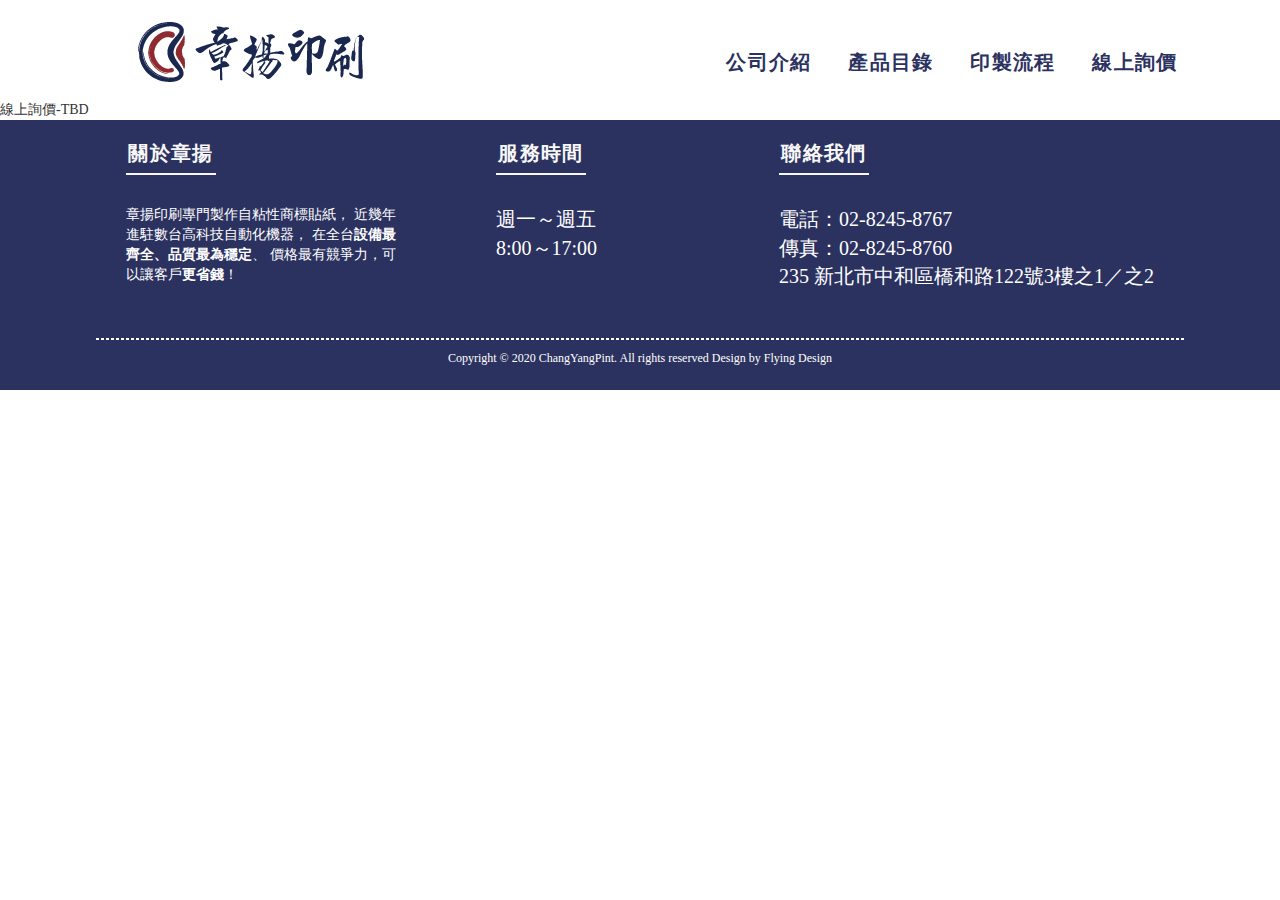
<file: price-quote.html>
<!doctype html>
<html lang="en">
<head>
    <meta charset="UTF-8">
    <meta name="viewport"
          content="width=device-width, user-scalable=no, initial-scale=1.0, maximum-scale=1.0, minimum-scale=1.0">
    <meta http-equiv="X-UA-Compatible" content="ie=edge">
    <title>章揚印刷-線上詢價</title>
    <link rel="stylesheet" href="https://maxcdn.bootstrapcdn.com/bootstrap/3.4.1/css/bootstrap.min.css">
    <link rel="stylesheet" type="text/css" href="css/root.css"/>
    <link rel="stylesheet" type="text/css" href="css/gen_layout.css"/>
</head>
<body>
<div>
    <!-- 頭部導覽 -->
    <header>
        <a href="index.html">
            <div id="nav-logo"></div>
        </a>
        <nav>
            <ul>
                <li><a href="about.html">公司介紹</a></li>
                <li><a href="products.html">產品目錄</a></li>
                <li><a href="process.html">印製流程</a></li>
                <li><a href="price-quote.html">線上詢價</a></li>
            </ul>
        </nav>
    </header>
    <article>
        線上詢價-TBD
    </article>
    <!-- 底部資訊 -->
    <footer>
        <div id="footer-info">
            <div class="footer-about">
                <h4>關於章揚</h4>
                <p>章揚印刷專門製作自粘性商標貼紙， 近幾年進駐數台高科技自動化機器， 在全台<b>設備最齊全、品質最為穩定</b>、 價格最有競爭力，可以讓客戶<b>更省錢</b>！</p>
            </div>
            <div class="footer-hours">
                <h4>服務時間</h4>
                <p>週一～週五<br>8:00～17:00</p>
            </div>
            <div class="footer-contact">
                <h4>聯絡我們</h4>
                <p>電話：02-8245-8767<br>傳真：02-8245-8760<br>235 新北市中和區橋和路122號3樓之1／之2</p>
            </div>
        </div>
        <div id="footer-divider"></div>
        <div id="footer-copyright">
            Copyright © 2020 ChangYangPint. All rights reserved Design by Flying Design
        </div>
    </footer>
</div>
</body>
<script src="https://ajax.googleapis.com/ajax/libs/jquery/3.5.1/jquery.min.js"></script>
<script src="https://maxcdn.bootstrapcdn.com/bootstrap/3.4.1/js/bootstrap.min.js"></script>
</html>
</file>
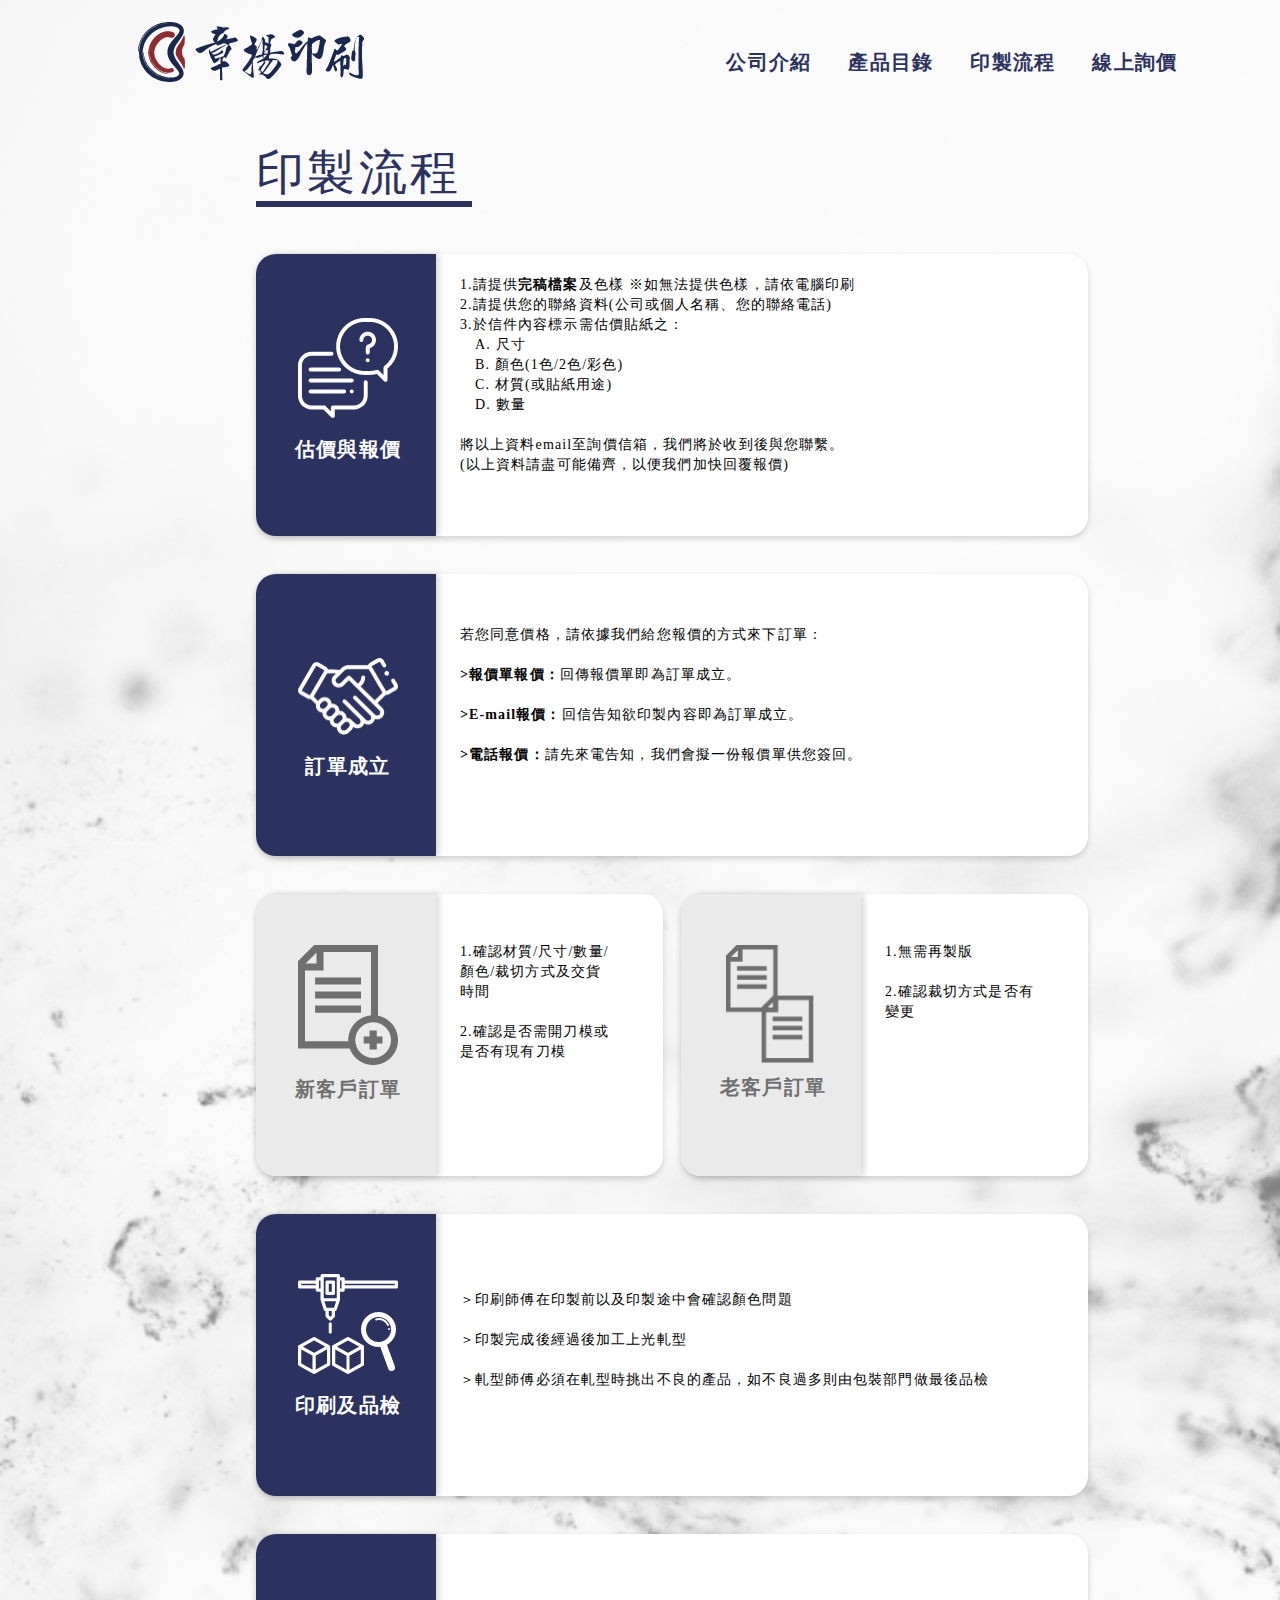
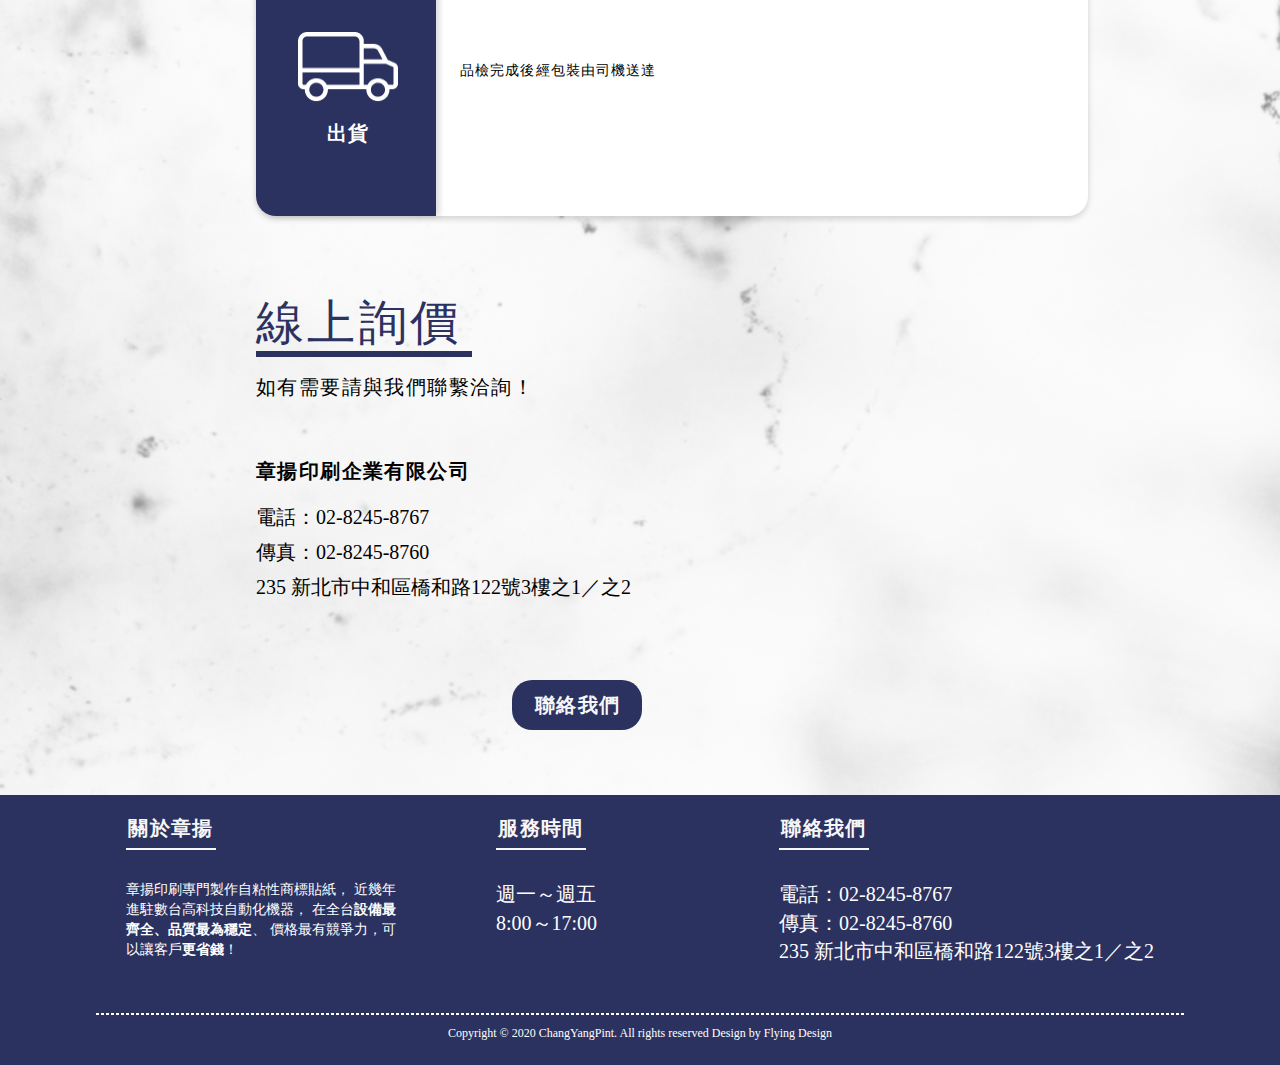
<file: process.html>
<!doctype html>
<html lang="en">
<head>
    <meta charset="UTF-8">
    <meta name="viewport"
          content="width=device-width, user-scalable=no, initial-scale=1.0, maximum-scale=1.0, minimum-scale=1.0">
    <meta http-equiv="X-UA-Compatible" content="ie=edge">
    <meta name="description" content="章揚印刷專門製作自粘性商標貼紙， 近幾年進駐數台高科技自動化機器， 在全台設備最齊全、品質最為穩定、 價格最有競爭力，可以讓客戶更省錢！" />
    <meta name="keywords" content="章揚印刷 名片印刷 印刷 自粘性商標貼紙" />
    <title>章揚印刷 - 印製流程 & 線上詢價</title>
    <link rel="stylesheet" href="https://maxcdn.bootstrapcdn.com/bootstrap/3.3.7/css/bootstrap.min.css">
    <link rel="stylesheet" type="text/css" href="css/root.css"/>
    <link rel="stylesheet" type="text/css" href="css/gen_layout.css"/>
    <script lang="javascript" src="js/ga.js"></script>
</head>
<body>
<div>
    <!-- 頭部導覽 -->
    <header>
        <a href="index.html">
            <div id="nav-logo"></div>
        </a>
        <nav>
            <ul>
                <li><a href="about.html">公司介紹</a></li>
                <li><a href="catalog.html">產品目錄</a></li>
                <li><a href="process.html">印製流程</a></li>
                <li><a href="process.html#online-quote">線上詢價</a></li>
            </ul>
        </nav>
    </header>
    <article>
        <div class="process-headline">印製流程</div>
        <div class="process-item-style1">
            <div>
                <img class="icon-ask-valuation" src="img/process/icon_ask_valuation.png">
                <p>估價與報價</p>
            </div>
            <div class="txt-ask-valuation">
                1.請提供<b>完稿檔案</b>及色樣 ※如無法提供色樣，請依電腦印刷</br>
                2.請提供您的聯絡資料(公司或個人名稱、您的聯絡電話)</br>
                3.於信件內容標示需估價貼紙之：</br>
                &emsp;A. 尺寸</br>
                &emsp;B. 顏色(1色/2色/彩色)</br>
                &emsp;C. 材質(或貼紙用途)</br>
                &emsp;D. 數量</br></br>
                將以上資料email至詢價信箱，我們將於收到後與您聯繫。</br>
                (以上資料請盡可能備齊，以便我們加快回覆報價)
            </div>
        </div>
        <div class="process-item-style1">
            <div>
                <img class="icon-ask-deal" src="img/process/icon_ask_deal.png">
                <p>訂單成立</p>
            </div>
            <div class="txt-ask-deal">
                若您同意價格，請依據我們給您報價的方式來下訂單：</br></br>
                <b>>報價單報價：</b>回傳報價單即為訂單成立。</br></br>
                <b>>E-mail報價：</b>回信告知欲印製內容即為訂單成立。</br></br>
                <b>>電話報價：</b>請先來電告知，我們會擬一份報價單供您簽回。</br></br>
            </div>
        </div>
        <div class="process-item-style2">
            <div>
                <div>
                    <img class="icon-ask-newclient" src="img/process/icon_ask_newclient.png">
                    <p>新客戶訂單</p>
                </div>
                <div class="txt-ask-newclient">
                    1.確認材質/尺寸/數量/</br>
                    顏色/裁切方式及交貨</br>
                    時間</br></br>
                    2.確認是否需開刀模或</br>
                    是否有現有刀模
                </div>
            </div>
            <div>
                <div>
                    <img class="icon-ask-regularclient" src="img/process/icon_ask_regularclient.png">
                    <p>老客戶訂單</p>
                </div>
                <div class="txt-ask-regularclient">
                    1.無需再製版</br></br>
                    2.確認裁切方式是否有</br>
                    變更
                </div>
            </div>
        </div>
        <div class="process-item-style1">
            <div>
                <img class="icon-ask-print" src="img/process/icon_ask_print.png">
                <p>印刷及品檢</p>
            </div>
            <div class="txt-ask-print">
                ＞印刷師傅在印製前以及印製途中會確認顏色問題</br></br>
                ＞印製完成後經過後加工上光軋型</br></br>
                ＞軋型師傅必須在軋型時挑出不良的產品，如不良過多則由包裝部門做最後品檢
            </div>
        </div>
        <div class="process-item-style1">
            <div>
                <img class="icon-ask-delivery" src="img/process/icon_ask_delivery.png">
                <p>出貨</p>
            </div>
            <div class="txt-ask-delivery">
                品檢完成後經包裝由司機送達
            </div>
        </div>
    </article>
    <article id="online-quote" class="online-quote">
        <div class="process-headline">線上詢價</div>
        <div class="online-quote-content">
            <div>
                <div class="txt-online-quote-style1">如有需要請與我們聯繫洽詢！</div>
                <div class="txt-online-quote-style2">章揚印刷企業有限公司</div>
                <div class="txt-online-quote-style3">電話：02-8245-8767</br>傳真：02-8245-8760</br>235 新北市中和區橋和路122號3樓之1／之2
                </div>
            </div>
            <div>
                <div class="mapouter">
                    <div class="gmap_canvas">
                        <iframe width="410" height="250" id="gmap_canvas"
                                src="https://maps.google.com/maps?q=%E6%96%B0%E5%8C%97%E5%B8%82%E4%B8%AD%E5%92%8C%E5%8D%80%E6%A9%8B%E5%92%8C%E8%B7%AF120%E8%99%9F&t=&z=14&ie=UTF8&iwloc=&output=embed"
                                frameborder="0" scrolling="no" marginheight="0" marginwidth="0"></iframe>
                    </div>
                </div>
            </div>
        </div>
        <div class="contact-us">
            <p>
                <a href="tel:+886-2-8245-8767">聯絡我們</a>
            </p>
        </div>
    </article>
    <!-- 底部資訊 -->
    <footer>
        <div id="footer-info">
            <div class="footer-about">
                <h4>關於章揚</h4>
                <p>章揚印刷專門製作自粘性商標貼紙， 近幾年進駐數台高科技自動化機器， 在全台<b>設備最齊全、品質最為穩定</b>、 價格最有競爭力，可以讓客戶<b>更省錢</b>！</p>
            </div>
            <div class="footer-hours">
                <h4>服務時間</h4>
                <p>週一～週五<br>8:00～17:00</p>
            </div>
            <div class="footer-contact">
                <h4>聯絡我們</h4>
                <p>電話：02-8245-8767<br>傳真：02-8245-8760<br>235 新北市中和區橋和路122號3樓之1／之2</p>
            </div>
        </div>
        <div id="footer-divider"></div>
        <div id="footer-copyright">
            Copyright © 2020 ChangYangPint. All rights reserved Design by Flying Design
        </div>
    </footer>
</div>
</body>
<script lang="javascript" src="https://ajax.googleapis.com/ajax/libs/jquery/3.5.1/jquery.min.js"></script>
<script lang="javascript" src="https://maxcdn.bootstrapcdn.com/bootstrap/3.3.7/js/bootstrap.min.js"></script>
<style>
    body::after {
        content: '';
        background: url('img/process/bg_ask.png') 0% 0% no-repeat padding-box;
        background-size: cover;
        display: block;
        position: absolute;
        width: auto;
        top: 0px;
        right: 0px;
        left: 0px;
        bottom: 0px;
        opacity: 0.5;
        z-index: -1;
    }

    .process-headline {
        margin: 39px auto 46.5px 20%;
        width: 216px;
        height: 68px;
        font: Regular var(--unnamed-font-size-48)/var(--unnamed-line-spacing-64) var(--unnamed-font-family-microsoft-jhenghei);
        font-size: 48px;
        color: #2C3260;
        text-align: left;
        letter-spacing: 3.36px;
        border-bottom: 1px;
        border-bottom-width: 6px;
        border-bottom-style: solid;
    }

    .process-item-style1 {
        display: flex;
        margin: auto auto 38px 20%;
        width: 832px;
        height: 282px;
        background: var(--unnamed-color-ffffff) 0% 0% no-repeat padding-box;
        background: #FFFFFF 0% 0% no-repeat padding-box;
        box-shadow: 0px 3px 6px #00000029;
        border-radius: 20px;
    }

    .process-item-style1 div:first-child {
        width: 180px;
        background: var(--unnamed-color-2c3260) 0% 0% no-repeat padding-box;
        box-shadow: 3px 0px 6px #00000029;
        border-radius: 20px 0px 0px 20px;
        float: left;
    }

    .process-item-style1 div:last-child {
        font: Regular var(--unnamed-font-size-16)/var(--unnamed-line-spacing-24) var(--unnamed-font-family-microsoft-jhenghei);
        color: var(--unnamed-color-000000);
        text-align: left;
        letter-spacing: 1.12px;
    }

    .process-item-style1 p {
        margin: 18px 37px auto;
        width: 110px;
        height: 27px;
        font: Bold var(--unnamed-font-size-20)/var(--unnamed-line-spacing-27) var(--unnamed-font-family-microsoft-jhenghei);
        letter-spacing: var(--unnamed-character-spacing-1-4);
        color: var(--unnamed-color-ffffff);
        text-align: center;
    }

    .process-item-style2 {
        display: flex;
        margin: auto auto 38px 20%;
    }

    .process-item-style2 > div {
        display: flex;
        margin-right: 18px;
        width: 407px;
        height: 282px;
        background: var(--unnamed-color-ffffff) 0% 0% no-repeat padding-box;
        box-shadow: 0px 3px 6px #00000029;
        border-radius: 20px;
        float: left;
    }

    .process-item-style2 > div div:first-child {
        display: block;
        width: 180px;
        background: var(--unnamed-color-eaeaea) 0% 0% no-repeat padding-box;
        box-shadow: 3px 0px 6px #00000029;
        border-radius: 20px 0px 0px 20px;
        float: left;
    }

    .process-item-style2 > div div:last-child {
        font: Regular var(--unnamed-font-size-16)/var(--unnamed-line-spacing-24) var(--unnamed-font-family-microsoft-jhenghei);
        color: var(--unnamed-color-000000);
        text-align: left;
        letter-spacing: 1.12px;
    }

    .process-item-style2 div div p {
        margin: 11px 37px auto;
        width: 110px;
        height: 27px;
        font: Bold var(--unnamed-font-size-20)/var(--unnamed-line-spacing-27) var(--unnamed-font-family-microsoft-jhenghei);
        letter-spacing: var(--unnamed-character-spacing-1-4);
        color: var(--unnamed-color-6f6f6f);
        text-align: center;
    }

    .icon-ask-valuation {
        margin: 64px auto auto 42px;
        width: 100px;
        height: 100px;
    }

    .txt-ask-valuation {
        margin: 21px auto auto 24px;
        width: 594px;
        height: 244px;
    }

    .icon-ask-deal {
        margin: 84px auto auto 42px;
        width: 100px;
        height: 77px;
    }

    .txt-ask-deal {
        margin: 51px auto auto 24px;
        width: 594px;
        height: 188px;
    }

    .icon-ask-newclient {
        margin: 51px auto auto 42px;
        width: 100px;
        height: 120px;
    }

    .txt-ask-newclient {
        margin: 48px auto auto 24px;
        width: 180px;
        height: 155px;
    }

    .icon-ask-regularclient {
        margin: 51px auto auto 45px;
        width: 88px;
        height: 118px;
    }

    .txt-ask-regularclient {
        margin: 48px auto auto 24px;
        width: 177px;
        height: 143px;
    }

    .icon-ask-print {
        margin: 60px auto auto 42px;
        width: 100px;
        height: 100px;
    }

    .txt-ask-print {
        margin: 76px auto auto 24px;
        width: 617px;
        height: 130px;
    }

    .icon-ask-delivery {
        margin: 98px auto auto 42px;
        width: 100px;
        height: 70px;
    }

    .txt-ask-delivery {
        margin: 127px auto auto 24px;
        width: 594px;
        height: 28px;
    }

    .online-quote {
        margin-top: 73px;
    }

    .online-quote-content {
        margin: -29px auto auto 20%;
        display: flex;
    }

    .online-quote-content div:first-child {
        margin-right: 35px;
        width: 389px;
        float: left;
    }

    .txt-online-quote-style1 {
        display: inline-block;
        width: 283px;
        height: 27px;
        font-size: 20px;
        line-height: 27px;
        font-family: "Microsoft JhengHei";
        letter-spacing: var(--unnamed-character-spacing-1-4);
        color: var(--unnamed-color-000000);
        text-align: left;
    }

    .txt-online-quote-style2 {
        display: inline-block;
        margin-top: 57px;
        width: 220px;
        height: 27px;
        font-weight: bold;
        font-size: 20px;
        line-height: 27px;
        font-family: "Microsoft JhengHei";
        letter-spacing: var(--unnamed-character-spacing-1-4);
        color: var(--unnamed-color-000000);
        text-align: left;
    }

    .txt-online-quote-style3 {
        display: inline-block;
        margin-top: 15px;
        width: 390px;
        height: 97px;
        font-size: 20px;
        line-height: 35px;
        font-family: "Microsoft JhengHei";
        letter-spacing: var(--unnamed-character-spacing-0);
        color: var(--unnamed-color-000000);
        text-align: left;
    }

    .mapouter {
        position: relative;
        text-align: right;
        height: 250px;
        width: 410px;
    }

    .gmap_canvas {
        overflow: hidden;
        background: none !important;
        height: 250px;
        width: 410px;
    }

    .contact-us {
        clear: both;
        margin: 56px auto 65px 40%;
        width: 130px;
        height: 50px;
        background: var(--unnamed-color-2c3260) 0% 0% no-repeat padding-box;
        border-radius: 20px;
    }

    .contact-us p {
        display: inline-block;
        margin: 12px auto auto 23px !important;
        width: 90px;
        height: 27px;
        font-weight: bold;
        font-size: 20px;
        line-height: 27px;
        font-family: "Microsoft JhengHei";
        letter-spacing: var(--unnamed-character-spacing-1-4);
        color: var(--unnamed-color-f7f7f7);
        text-align: left;
        letter-spacing: 1.4px;
        color: #F7F7F7;
        text-decoration: none;
    }

    .contact-us a, .contact-us a:hover {
        text-decoration: none;
        color: #F7F7F7;
    }
</style>
</html>
</file>
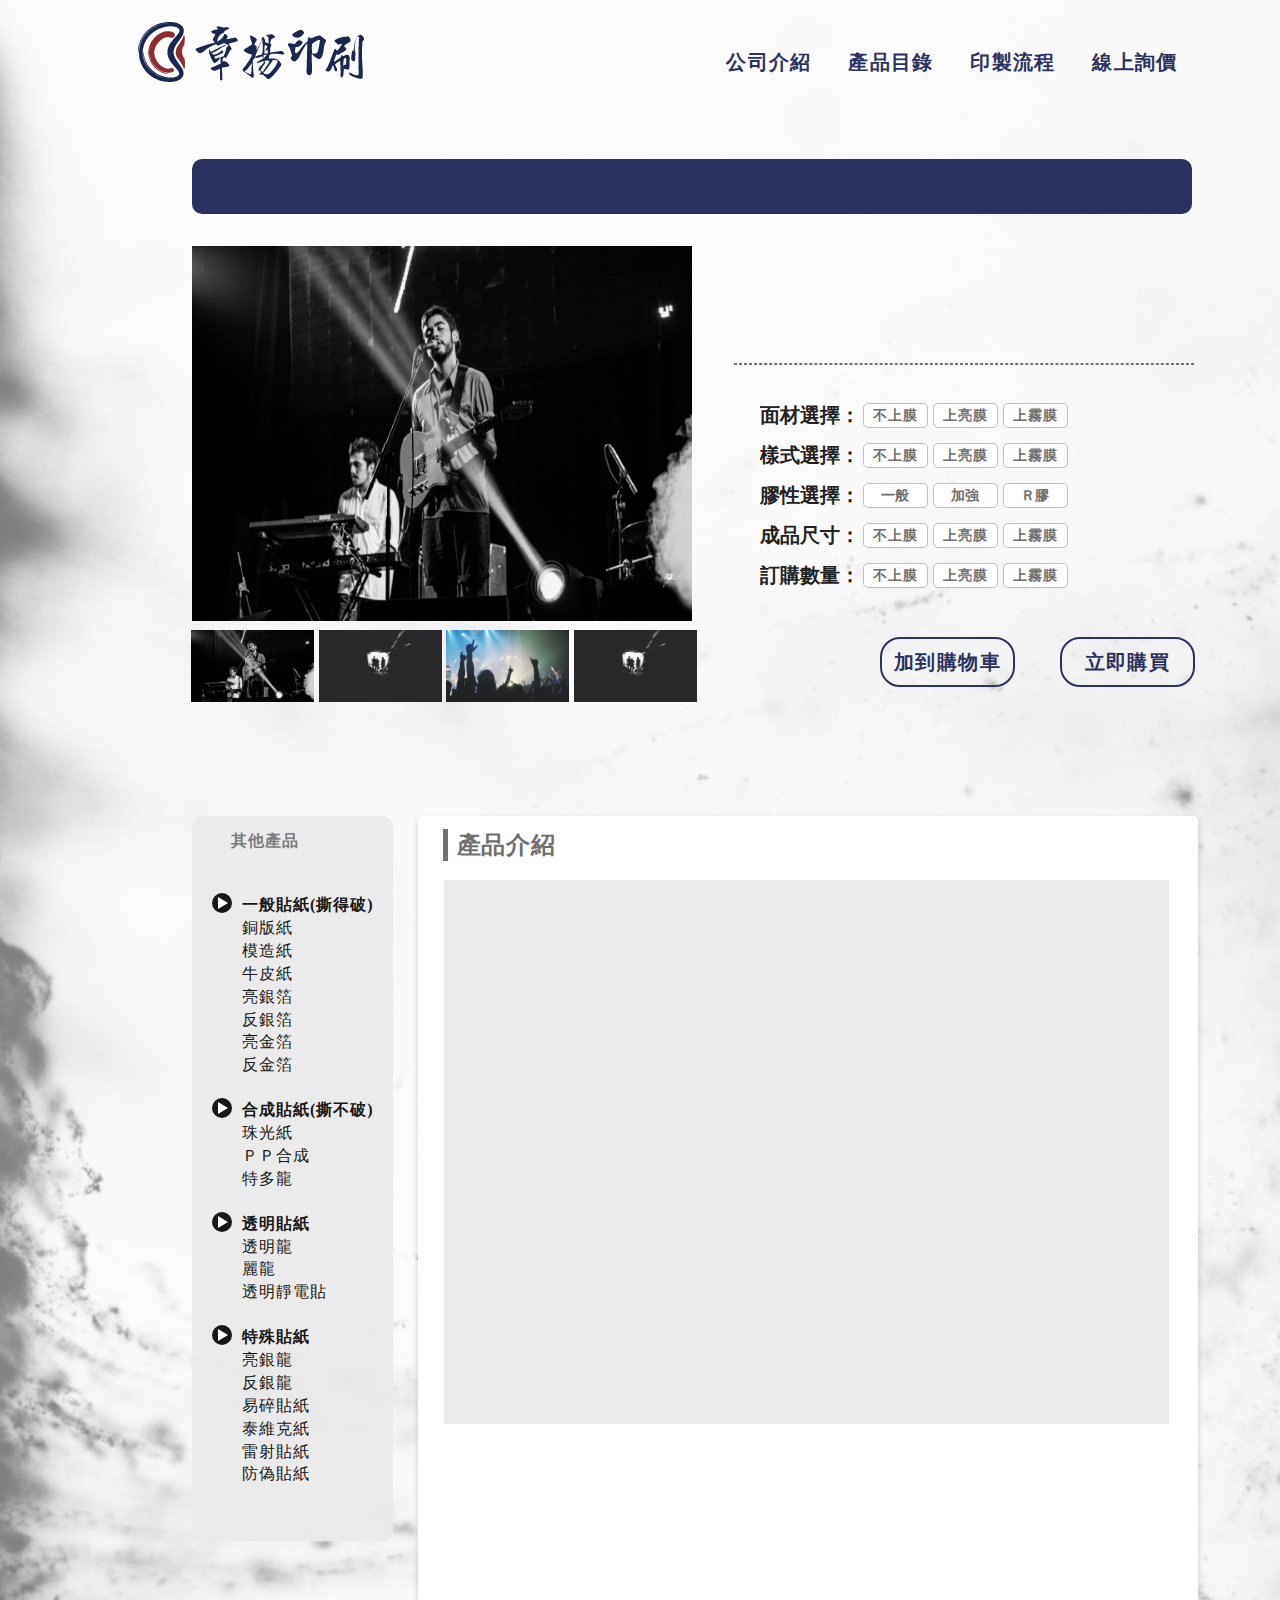
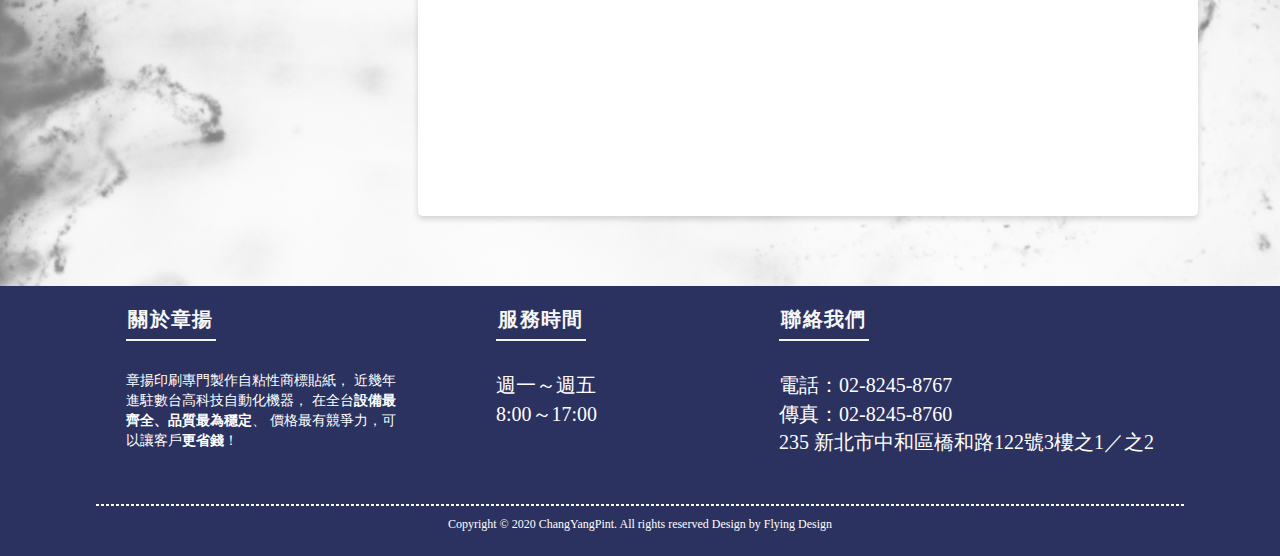
<file: product.html>
<!doctype html>
<html lang="en">
<head>
    <meta charset="UTF-8">
    <meta name="viewport"
          content="width=device-width, user-scalable=no, initial-scale=1.0, maximum-scale=1.0, minimum-scale=1.0">
    <meta http-equiv="X-UA-Compatible" content="ie=edge">
    <meta name="description" content="章揚印刷專門製作自粘性商標貼紙， 近幾年進駐數台高科技自動化機器， 在全台設備最齊全、品質最為穩定、 價格最有競爭力，可以讓客戶更省錢！" />
    <meta name="keywords" content="章揚印刷 名片印刷 印刷 自粘性商標貼紙" />
    <title>章揚印刷 - 產品介紹</title>
    <link rel="stylesheet" href="https://maxcdn.bootstrapcdn.com/bootstrap/3.3.7/css/bootstrap.min.css">
    <link rel="stylesheet" type="text/css" href="css/root.css"/>
    <link rel="stylesheet" type="text/css" href="css/gen_layout.css"/>
    <script lang="javascript" src="js/ga.js"></script>
    <script lang="javascript" src="js/ga.js"></script>
</head>
<body>
<div>
    <!-- 頭部導覽 -->
    <header>
        <a href="index.html">
            <div id="nav-logo"></div>
        </a>
        <nav>
            <ul>
                <li><a href="about.html">公司介紹</a></li>
                <li><a href="catalog.html">產品目錄</a></li>
                <li><a href="process.html">印製流程</a></li>
                <li><a href="process.html#online-quote">線上詢價</a></li>
            </ul>
        </nav>
    </header>
    <!-- 規格選項 -->
    <article>
        <div class="product-headline product-name"></div>
        <div class="product-glance">
            <!-- 輪播圖 -->
            <div>
                <div id="carousel-product-preview" class="carousel slide" data-ride="carousel">
                    <!-- Indicators -->
                    <ol class="carousel-indicators carousel-indicators--thumbnails">
                        <li data-target="#carousel-product-preview" data-slide-to="0" class="active">
                            <img src="img/index/chicago.jpg" class="img-responsive">
                        </li>
                        <li data-target="#carousel-product-preview" data-slide-to="1">
                            <img src="img/index/la.jpg" class="img-responsive">
                        </li>
                        <li data-target="#carousel-product-preview" data-slide-to="2">
                            <img src="img/index/ny.jpg" class="img-responsive">
                        </li>
                        <li data-target="#carousel-product-preview" data-slide-to="3">
                            <img src="img/index/la.jpg" class="img-responsive">
                        </li>
                    </ol>
                    <!-- Wrapper for slides -->
                    <div class="carousel-inner" role="listbox">
                        <div class="item active">
                            <img src="img/index/chicago.jpg">
                        </div>
                        <div class="item">
                            <img src="img/index/la.jpg">
                        </div>
                        <div class="item">
                            <img src="img/index/chicago.jpg">
                        </div>
                        <div class="item">
                            <img src="img/index/la.jpg">
                        </div>
                    </div>
                </div>
            </div>
            <!-- 介紹 -->
            <div>
                <div class="product-title">
                    <div class="product-name"></div>
                    <p id="product-note"></p>
                </div>
                <div class="dash"></div>
                <div class="product-attr">
                    <ul>
                        <li>面材選擇：</li>
                        <li>不上膜</li>
                        <li>上亮膜</li>
                        <li>上霧膜</li>
                    </ul>
                    <ul>
                        <li>樣式選擇：</li>
                        <li>不上膜</li>
                        <li>上亮膜</li>
                        <li>上霧膜</li>
                    </ul>
                    <ul>
                        <li>膠性選擇：</li>
                        <li>一般</li>
                        <li>加強</li>
                        <li>Ｒ膠</li>
                    </ul>
                    <ul>
                        <li>成品尺寸：</li>
                        <li>不上膜</li>
                        <li>上亮膜</li>
                        <li>上霧膜</li>
                    </ul>
                    <ul>
                        <li>訂購數量：</li>
                        <li>不上膜</li>
                        <li>上亮膜</li>
                        <li>上霧膜</li>
                    </ul>
                </div>
                <div class="purchase-button">
                    <div>加到購物車</div>
                    <div>立即購買</div>
                </div>
            </div>
        </div>
    </article>
    <article class="content">
        <!-- 其他產品 -->
        <aside id="sidenav" class="sidenav">
            <div class="sidenav-desc">其他產品</div>
            <div>
                <ul>
                    <li class="sidenav-highlight">
                        <div><p></p></div>
                        <a href="#normal-sticker" class="scrollLink">一般貼紙(撕得破)</a>
                    </li>
                    <li><a href="product.html?p=coated-paper">銅版紙</a></li>
                    <li><a href="product.html?p=molded-paper">模造紙</a></li>
                    <li><a href="product.html?p=kraft-paper">牛皮紙</a></li>
                    <li><a href="product.html?p=bright-silver-foil">亮銀箔</a></li>
                    <li><a href="product.html?p=anti-silver-foil">反銀箔</a></li>
                    <li><a href="product.html?p=bright-gold-leaf">亮金箔</a></li>
                    <li><a href="product.html?p=anti-gold-foil">反金箔</a></li>
                </ul>
                <ul>
                    <li class="sidenav-highlight">
                        <div><p></p></div>
                        <a href="#blend-sticker" class="scrollLink">合成貼紙(撕不破)</a>
                    </li>
                    <li><a href="product.html?p=pearl-paper">珠光紙</a></li>
                    <li><a href="product.html?p=pp-synthesis">ＰＰ合成</a></li>
                    <li><a href="product.html?p=tetoron">特多龍</a></li>
                </ul>
                <ul>
                    <li class="sidenav-highlight">
                        <div><p></p></div>
                        <a href="#transparent-sticker" class="scrollLink">透明貼紙</a>
                    </li>
                    <li><a href="product.html?p=transparent-dragon">透明龍</a></li>
                    <li><a href="product.html?p=lilong">麗龍</a></li>
                    <li><a href="product.html?p=transparent-electrostatic-stickers">透明靜電貼</a></li>
                </ul>
                <ul>
                    <li class="sidenav-highlight">
                        <div><p></p></div>
                        <a href="#special-sticker" class="scrollLink">特殊貼紙</a>
                    </li>
                    <li><a href="product.html?p=bright-silver-dragon">亮銀龍</a></li>
                    <li><a href="product.html?p=anti-silver-dragon">反銀龍</a></li>
                    <li><a href="product.html?p=fragile-sticker">易碎貼紙</a></li>
                    <li><a href="product.html?p=tavik-paper">泰維克紙</a></li>
                    <li><a href="product.html?p=laser-stickers">雷射貼紙</a></li>
                    <li><a href="product.html?p=anti-counterfeiting-stickers">防偽貼紙</a></li>
                </ul>
            </div>
        </aside>
        <!-- 產品介紹 -->
        <article class="main">
            <div id="product-intro-title" class="product-intro-title">產品介紹</div>
            <div class="product-img"></div>
            <div id="product-attr" class="product-attr"></div>
        </article>
    </article>
    <!-- 底部資訊 -->
    <footer>
        <div id="footer-info">
            <div class="footer-about">
                <h4>關於章揚</h4>
                <p>章揚印刷專門製作自粘性商標貼紙， 近幾年進駐數台高科技自動化機器， 在全台<b>設備最齊全、品質最為穩定</b>、 價格最有競爭力，可以讓客戶<b>更省錢</b>！</p>
            </div>
            <div class="footer-hours">
                <h4>服務時間</h4>
                <p>週一～週五<br>8:00～17:00</p>
            </div>
            <div class="footer-contact">
                <h4>聯絡我們</h4>
                <p>電話：02-8245-8767<br>傳真：02-8245-8760<br>235 新北市中和區橋和路122號3樓之1／之2</p>
            </div>
        </div>
        <div id="footer-divider"></div>
        <div id="footer-copyright">
            Copyright © 2020 ChangYangPint. All rights reserved Design by Flying Design
        </div>
    </footer>
</div>
</body>
<script lang="javascript" src="https://ajax.googleapis.com/ajax/libs/jquery/3.5.1/jquery.min.js"></script>
<script lang="javascript" src="https://maxcdn.bootstrapcdn.com/bootstrap/3.3.7/js/bootstrap.min.js"></script>
<script lang="javascript" src="js/products.js?v=1"></script>
<script lang="javascript">
    $(document).ready(function () {
        let url = new URL(window.location.href);
        let product = getProduct(url.searchParams.get("p"));
        $(".product-name").text(product.name);
        $("#product-note").text(product.note);
        $("#product-attr").html(product.attr);
        $(".product-attr li:not(:first-child)").click(function () {
            $(this).siblings().removeClass("select");
            if ($(this).hasClass("select")) {
                $(this).removeClass("select")
            } else {
                $(this).addClass("select")
            }
        });

        let sideNav = document.getElementById("sidenav");
        let mainTitle = document.getElementById("product-intro-title");
        let sticky = sideNav.offsetTop;

        window.onscroll = function () {
            stickyFunction();
        };

        function stickyFunction() {
            if (window.pageYOffset > sticky) {
                if (window.pageYOffset - 800 > 300) {
                    sideNav.classList.add("sticky-max");
                } else {
                    sideNav.classList.add("sticky");
                    sideNav.classList.remove("sticky-max");
                    mainTitle.classList.add("sticky-title");
                }
            } else {
                sideNav.classList.remove("sticky");
                sideNav.classList.remove("sticky-max");
                mainTitle.classList.remove("sticky-title");
            }
        }
    });
</script>
<style>
    body::after {
        content: '';
        background: url('img/catalog/bg_category.png') 0% 0% no-repeat padding-box;
        background-size: cover;
        display: block;
        position: absolute;
        width: auto;
        top: 0px;
        right: 0px;
        left: 0px;
        bottom: 0px;
        opacity: 0.5;
        z-index: -1;
    }

    .product-headline {
        clear: both;
        margin: 59px auto auto 15%;
        width: 1000px;
        height: 55px;
        background: var(--unnamed-color-2c3260) 0% 0% no-repeat padding-box;
        border-radius: 10px;
        display: inline-block;
        padding: 7px 0 0 18px;
        font: Bold var(--unnamed-font-size-32)/var(--unnamed-line-spacing-42) var(--unnamed-font-family-microsoft-jhenghei);
        letter-spacing: var(--unnamed-character-spacing-2-24);
        color: var(--unnamed-color-ffffff);
        text-align: left;
    }

    .product-glance {
        display: flex;
        margin: 26px auto auto 15%;
    }

    .product-glance > div:first-child {
        float: left;
        margin-right: 42px;
        width: 500px;
        height: 477px;
    }

    .product-glance > div:last-child {
        width: 500px;
        height: 477px;
    }

    .carousel-indicators {
        margin: 10px auto auto;
        left: -1px;
        bottom: -105px;
        width: 520px;
        text-align: left;
    }

    .carousel-indicators.carousel-indicators--thumbnails li {
        width: 123px;
        height: 90px;
        margin: auto 1px auto auto;
        border: none;
        border-radius: 0;
    }

    .carousel-indicators.carousel-indicators--thumbnails li.active {
        background-color: transparent;
    }

    .carousel-inner img {
        width: 500px !important;
        height: 375px !important;
    }

    .product-title > div {
        display: inline-block;
        font: Bold var(--unnamed-font-size-32)/var(--unnamed-line-spacing-42) var(--unnamed-font-family-microsoft-jhenghei);
        color: var(--unnamed-color-000000);
        text-align: center;
        letter-spacing: 0.96px;
    }

    .product-title > p {
        display: inline-block;
        margin-top: 10px;
        width: 469px;
        height: 80px;
        font: Regular var(--unnamed-font-size-16)/var(--unnamed-line-spacing-24) var(--unnamed-font-family-microsoft-jhenghei);
        letter-spacing: var(--unnamed-character-spacing-0);
        color: var(--unnamed-color-6f6f6f);
        text-align: left;
    }

    .dash {
        margin-top: 11px;
        margin-bottom: 18px;
        width: 460px;
        height: 0px;
        border: 1px dashed #707070;
        opacity: 1;
    }

    .product-attr ul {
        margin: 0;
        padding: 0;
        list-style-type: none;
        overflow: hidden;
    }

    .product-attr li {
        float: left;
    }

    .product-attr li:first-child {
        display: inline-block;
        margin-right: 3px;
        width: 100px;
        font: Bold var(--unnamed-font-size-20)/40px var(--unnamed-font-family-microsoft-jhenghei);
        letter-spacing: var(--unnamed-character-spacing-0);
        color: var(--unnamed-color-222222);
        text-align: left;
        letter-spacing: 0px;
    }

    .product-attr li:not(:first-child) {
        display: inline-block;
        margin-top: 8px;
        margin-right: 5px;
        width: 65px;
        height: 25px;
        background: var(--unnamed-color-ffffff) 0% 0% no-repeat padding-box;
        border: 1px solid var(--unnamed-color-bfbfbf);
        border-radius: 5px;
        font: Bold 14px/var(--unnamed-line-spacing-24) var(--unnamed-font-family-microsoft-jhenghei);
        color: var(--unnamed-color-6f6f6f);
        text-align: center;
        letter-spacing: 0.7px;
    }

    .product-attr li:not(:first-child):hover {
        background: var(--unnamed-color-6f6f6f) 0% 0% no-repeat padding-box;
        color: var(--unnamed-color-f7f7f7);
    }

    .product-attr li:not(:first-child).select {
        background: var(--unnamed-color-6f6f6f) 0% 0% no-repeat padding-box;
        color: var(--unnamed-color-f7f7f7);
    }

    .purchase-button {
        margin: 42px auto auto 101px;
    }

    .purchase-button > div {
        display: inline-block;
        margin-left: 45px;
        width: 135px;
        height: 50px;
        border: 2px solid var(--unnamed-color-2c3260);
        border-radius: 20px;
        float: left;
        font: var(--unnamed-font-style-normal) normal var(--unnamed-font-weight-bold) var(--unnamed-font-size-20)/var(--unnamed-line-spacing-27) var(--unnamed-font-family-microsoft-jhenghei);
        letter-spacing: var(--unnamed-character-spacing-1-4);
        color: var(--unnamed-color-2c3260);
        text-align: center;
        padding-top: 10px;
    }

    .purchase-button > div:hover {
        background: var(--unnamed-color-2c3260) 0% 0% no-repeat padding-box;
        color: var(--unnamed-color-f7f7f7);
    }

    .content {
        margin: 93.16px auto 70px 15%;
        height: 1000px;
    }

    .sidenav {
        position: relative;
        float: left;
        width: 201px;
        height: 725px;
        background: var(--unnamed-color-eaeaea) 0% 0% no-repeat padding-box;
        border-radius: 10px;
        opacity: 0.9;
    }

    .sidenav ul {
        margin-top: 21px;
        list-style-type: none;
        padding: 0;
        overflow: hidden;
    }

    .sidenav li a {
        margin-left: 50px;
        text-decoration: none;
        font: Regular var(--unnamed-font-size-16)/var(--unnamed-line-spacing-24) var(--unnamed-font-family-microsoft-jhenghei);
        font-size: 16px;
        color: var(--unnamed-color-000000);
        text-align: left;
        letter-spacing: 1.12px;
        z-index: 99;
    }

    .sidenav li a:hover {
        text-decoration: none;
        z-index: 99;
    }

    .sidenav-desc {
        margin: 15px 77px auto 22px;
        width: 102px;
        height: 41px;
        font: Bold var(--unnamed-font-size-16)/20px var(--unnamed-font-family-microsoft-jhenghei);
        font-size: 16px;
        color: var(--unnamed-color-6f6f6f);
        text-align: center;
        letter-spacing: 1px;
    }

    .sidenav-highlight div {
        margin-right: -40px;
        margin-left: 20px;
        width: 20px;
        height: 20px;
        float: left;
        background: black;
        border-radius: 50%
    }

    .sidenav-highlight p {
        margin-top: 4px;
        margin-left: 6px;
        width: 0;
        height: 0;
        border-top: 6px solid transparent;
        border-left: 10px solid white;
        border-bottom: 6px solid transparent;
    }

    .sidenav-highlight a {
        width: 132px !important;
        height: 21px !important;
        font: Bold var(--unnamed-font-size-16)/var(--unnamed-line-spacing-24) var(--unnamed-font-family-microsoft-jhenghei) !important;
        font-size: 16px !important;
        color: var(--unnamed-color-000000) !important;
        text-align: left !important;
        letter-spacing: 1px !important;
    }

    .main {
        position: absolute;
        display: flow-root;
        margin-left: 226px;
        /*left: 450px;*/

        width: 780px;
        height: 1000px;
        background: var(--unnamed-color-ffffff) 0% 0% no-repeat padding-box;
        box-shadow: 0px 3px 6px #00000029;
        border-radius: 5px;
    }

    .product-intro-title {
        display: inline-block;
        margin: 13px auto auto 25px;
        font: Bold 24px/32px var(--unnamed-font-family-microsoft-jhenghei);
        color: var(--unnamed-color-6f6f6f);
        text-align: left;
        letter-spacing: 0.72px;
        border-left: 1px;
        border-left-width: 5px;
        border-left-style: solid;
        padding-left: 8.5px;
    }

    .product-img {
        margin: 19px auto auto 26px;
        width: 725px;
        height: 544px;
        background: var(--unnamed-color-eaeaea) 0% 0% no-repeat padding-box;
    }

    .product-attr {
        margin: 30px auto auto 26px;
        letter-spacing: var(--unnamed-character-spacing-0);
        text-align: left;
    }

    .sticky {
        position: fixed;
        top: 20px;
        width: 201px;
        height: 725px;
    }

    .sticky-title {
        position: fixed;
        margin: auto auto 19px 25px;
        top: 2px;
        width: 745px;
        height: 32px;
        background: var(--unnamed-color-ffffff) 0% 0% no-repeat padding-box;
        box-shadow: -25px 4px 30px -2px gray;
    }

    .sticky-max {
        position: fixed;
        top: -300px;
        width: 201px;
        height: 725px;
    }
</style>
</html>
</file>
<file: css/root.css>
:root {

    /* Colors: */
    --unnamed-color-ffffff: #FFFFFF;
    --unnamed-color-222222: #222222;
    --unnamed-color-000000: #000000;
    --unnamed-color-f7f7f7: #F7F7F7;
    --unnamed-color-6f6f6f: #6F6F6F;
    --unnamed-color-eaeaea: #EAEAEA;
    --unnamed-color-bfbfbf: #BFBFBF;
    --unnamed-color-2c3260: #2C3260;

    /* Font/text values */
    --unnamed-font-family-microsoft-jhenghei: Microsoft JhengHei;
    --unnamed-font-family-helvetica-neue: Helvetica Neue;
    --unnamed-font-style-regular: Regular;
    --unnamed-font-style-normal: normal;
    --unnamed-font-weight-normal: normal;
    --unnamed-font-weight-bold: bold;
    --unnamed-font-style-bold: Bold;
    --unnamed-font-size-16: 16px;
    --unnamed-font-size-20: 20px;
    --unnamed-font-size-24: 24px;
    --unnamed-font-size-32: 32px;
    --unnamed-font-size-48: 48px;
    --unnamed-character-spacing-0: 0px;
    --unnamed-character-spacing-1-4: 1.4px;
    --unnamed-character-spacing-2-24: 2.24px;
    --unnamed-character-spacing-3-36: 3.36px;
    --unnamed-line-spacing-24: 24px;
    --unnamed-line-spacing-27: 27px;
    --unnamed-line-spacing-35: 35px;
    --unnamed-line-spacing-36: 36px;
    --unnamed-line-spacing-42: 42px;
    --unnamed-line-spacing-64: 64px;
}

/* Character Styles */
.unnamed-character-style-1 {
    font-family: var(--unnamed-font-family-microsoft-jhenghei);
    font-style: var(--unnamed-font-style-regular);
    font-size: var(--unnamed-font-size-16);
    line-height: var(--unnamed-line-spacing-24);
    letter-spacing: var(--unnamed-character-spacing-0);
    color: var(--unnamed-color-6f6f6f);
}
.unnamed-character-style-2 {
    font-family: var(--unnamed-font-family-microsoft-jhenghei);
    font-style: var(--unnamed-font-style-regular);
    font-size: var(--unnamed-font-size-20);
    line-height: var(--unnamed-line-spacing-27);
    letter-spacing: var(--unnamed-character-spacing-1-4);
    color: var(--unnamed-color-000000);
}
.unnamed-character-style-3 {
    font-family: var(--unnamed-font-family-microsoft-jhenghei);
    font-style: var(--unnamed-font-style-regular);
    font-size: var(--unnamed-font-size-20);
    line-height: var(--unnamed-line-spacing-27);
    letter-spacing: var(--unnamed-character-spacing-1-4);
    color: var(--unnamed-color-f7f7f7);
}
.unnamed-character-style-4 {
    font-family: var(--unnamed-font-family-microsoft-jhenghei);
    font-style: var(--unnamed-font-style-regular);
    font-size: var(--unnamed-font-size-32);
    line-height: var(--unnamed-line-spacing-42);
    letter-spacing: var(--unnamed-character-spacing-2-24);
    color: var(--unnamed-color-000000);
}
.unnamed-character-style-5 {
    font-family: var(--unnamed-font-family-microsoft-jhenghei);
    font-style: var(--unnamed-font-style-regular);
    font-size: var(--unnamed-font-size-48);
    line-height: var(--unnamed-line-spacing-64);
    letter-spacing: var(--unnamed-character-spacing-3-36);
    color: var(--unnamed-color-000000);
}
.微軟正黑體-—-16pt_bold {
    font-family: var(--unnamed-font-family-microsoft-jhenghei);
    font-style: var(--unnamed-font-style-bold);
    font-size: var(--unnamed-font-size-16);
    line-height: var(--unnamed-line-spacing-24);
    letter-spacing: var(--unnamed-character-spacing-0);
    color: var(--unnamed-color-ffffff);
}
.微軟正黑體-—-20pt_bold {
    font-family: var(--unnamed-font-family-microsoft-jhenghei);
    font-style: var(--unnamed-font-style-bold);
    font-size: var(--unnamed-font-size-20);
    line-height: var(--unnamed-line-spacing-27);
    letter-spacing: var(--unnamed-character-spacing-1-4);
    color: var(--unnamed-color-ffffff);
}
.unnamed-character-style-6 {
    font-family: var(--unnamed-font-family-microsoft-jhenghei);
    font-style: var(--unnamed-font-style-bold);
    font-size: var(--unnamed-font-size-20);
    line-height: var(--unnamed-line-spacing-27);
    letter-spacing: var(--unnamed-character-spacing-0);
    color: var(--unnamed-color-222222);
}
</file>
<file: css/gen_layout.css>
body {
    position: relative;
    display: block;
    width: auto;
    opacity: 1;
    font-family: var(--unnamed-font-family-microsoft-jhenghei);
}

header {
    top: 0px;
    left: 0px;
    width: 100%;
    height: 100px;
    background: transparent ;
}

#nav-logo {
    position: absolute;
    top: 22px;
    left: 138px;
    width: 226px;
    height: 60px;
    background: transparent url('../img/logo_color.png') 0% 0% no-repeat padding-box;
    float: left;
}

nav {
    position: absolute;
    top: 49px;
    left: 692px;
}

nav ul {
    list-style-type: none;
    margin: 0;
    padding: 0;
    overflow: hidden;
}

nav li {
    float: left;
}

nav li a {
    display: inline-block;
    margin-left: 32px;
    width: 90px;
    height: 32px;
    text-decoration: none;
    font: normal normal bold 20px/27px Microsoft JhengHei;
    letter-spacing: 1.4px;
    color: #2C3260;
    text-align: center;
}

nav li a:hover {
    text-decoration: none;
    color: #707070;
    border-bottom: 1px;
    border-bottom-width: 2px;
    border-bottom-style: solid;
}

footer {
    width: auto;
    height: 270px;
    background: #2C3260 0% 0% no-repeat padding-box;
    text-align: center;
}

#footer-info {
    margin: 20px auto auto;
    display: inline-block;
    text-align: center;
}

#footer-info>div {
    float: left;
}

#footer-info h4 {
    margin-top: auto;
    width: 90px;
    height: 35px;
    text-align: center;
    border-bottom: 1px;
    border-bottom-width: 2px;
    border-bottom-style: solid;
    font: Bold var(--unnamed-font-size-20)/var(--unnamed-line-spacing-27) var(--unnamed-font-family-microsoft-jhenghei);
    letter-spacing: var(--unnamed-character-spacing-1-4);
    color: var(--unnamed-color-f7f7f7);
}

#footer-info p {
    margin-top: 30.03px;
    text-align: left;
    letter-spacing: var(--unnamed-character-spacing-0) !important;
    color: var(--unnamed-color-ffffff) !important;
}

.footer-about {
    width: 350px;
    margin: auto 20px auto 30px;
}

.footer-about p {
    width: 272px;
    height: 117px;
}

.footer-hours {
    width: 263px;
    margin-right: 20px;
}

.footer-hours p {
    width: 110px;
    height: 62px;
    font: Regular var(--unnamed-font-size-20)/35px var(--unnamed-font-family-microsoft-jhenghei);
    font-size: 20px !important;;
}

.footer-contact p {
    width: 405px;
    height: 97px;
    font: Regular var(--unnamed-font-size-20)/35px var(--unnamed-font-family-microsoft-jhenghei);
    font-size: 20px !important;
}

#footer-divider {
    clear: both;
    margin: auto;
    width: 85%;
    height: 0px;
    border: 1px dashed #FFFFFF;
}

#footer-copyright {
    clear: both;
    margin: 10px auto auto;
    width: 439px;
    height: 16px;
    text-align: center;
    font: Regular 12px/var(--unnamed-line-spacing-24) var(--unnamed-font-family-microsoft-jhenghei);
    font-size: 12px;
    letter-spacing: 0px;
    color: #FFFFFF;
}
</file>
